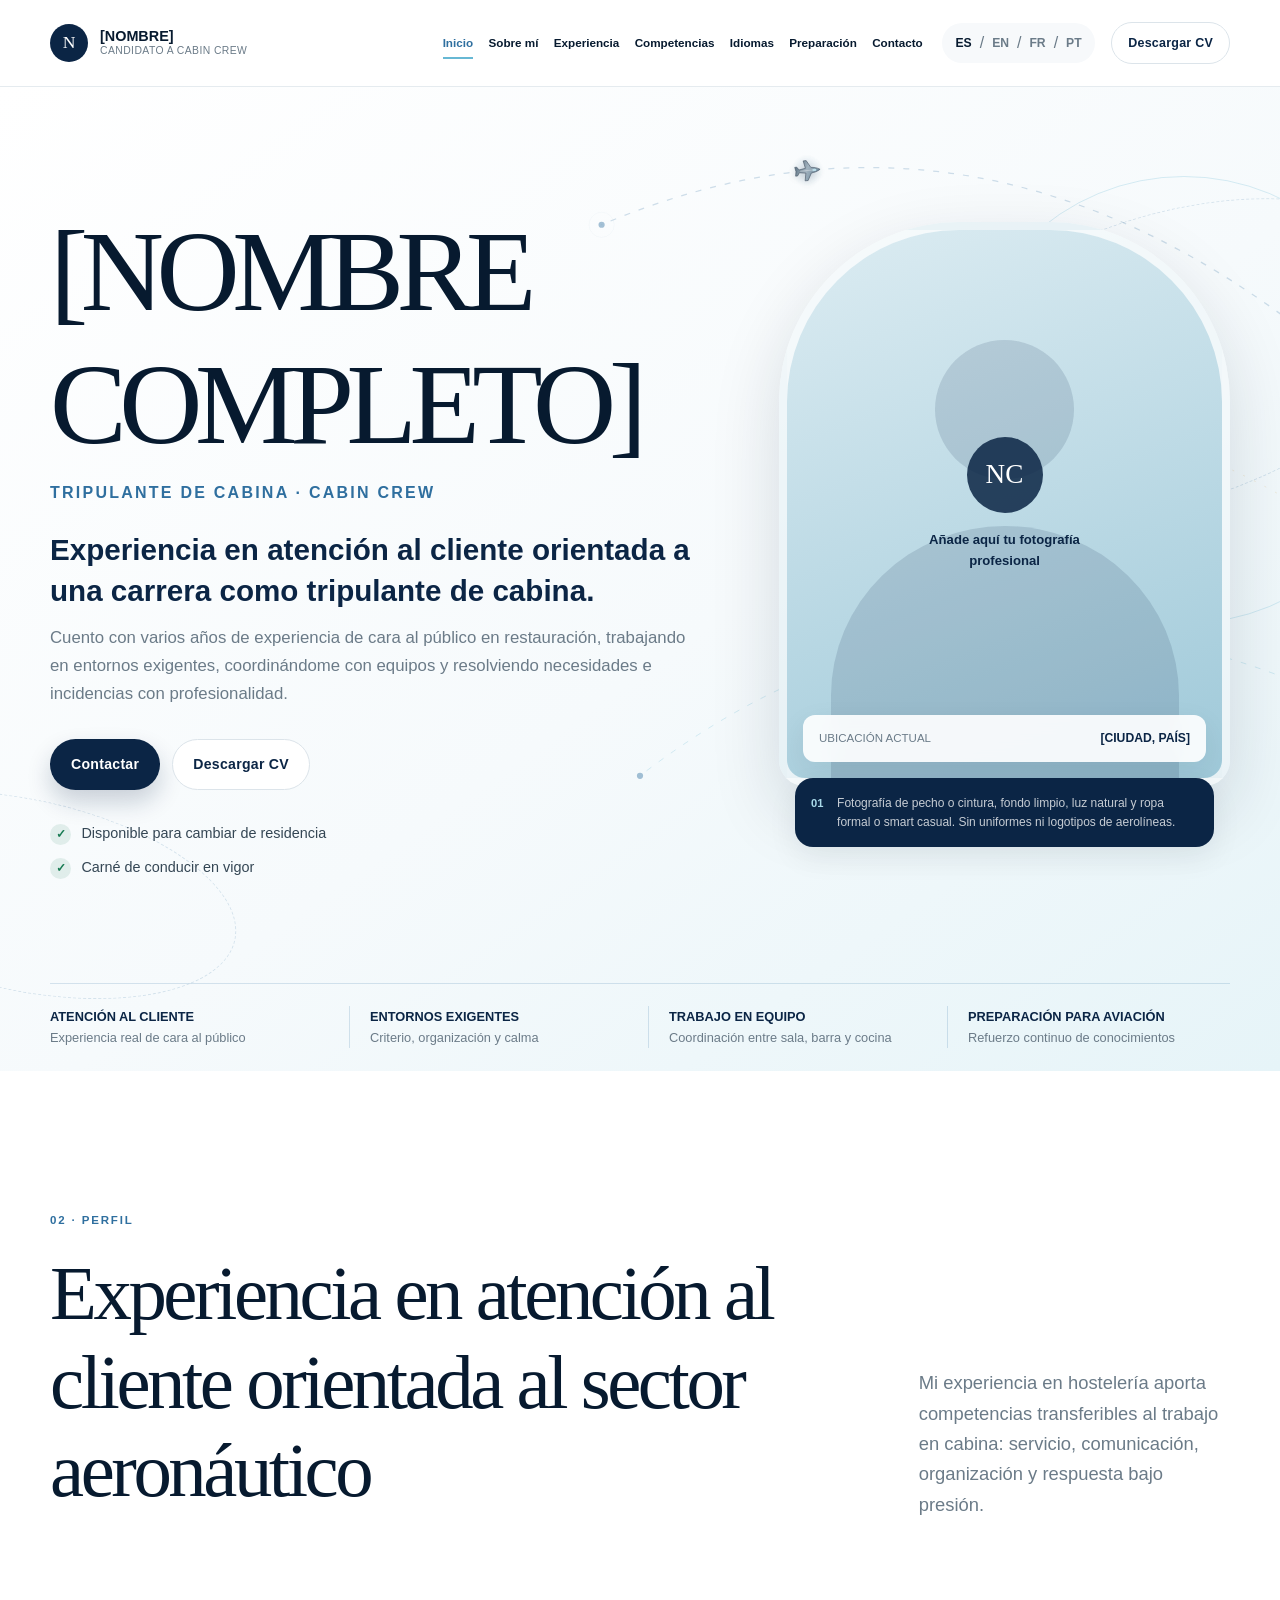
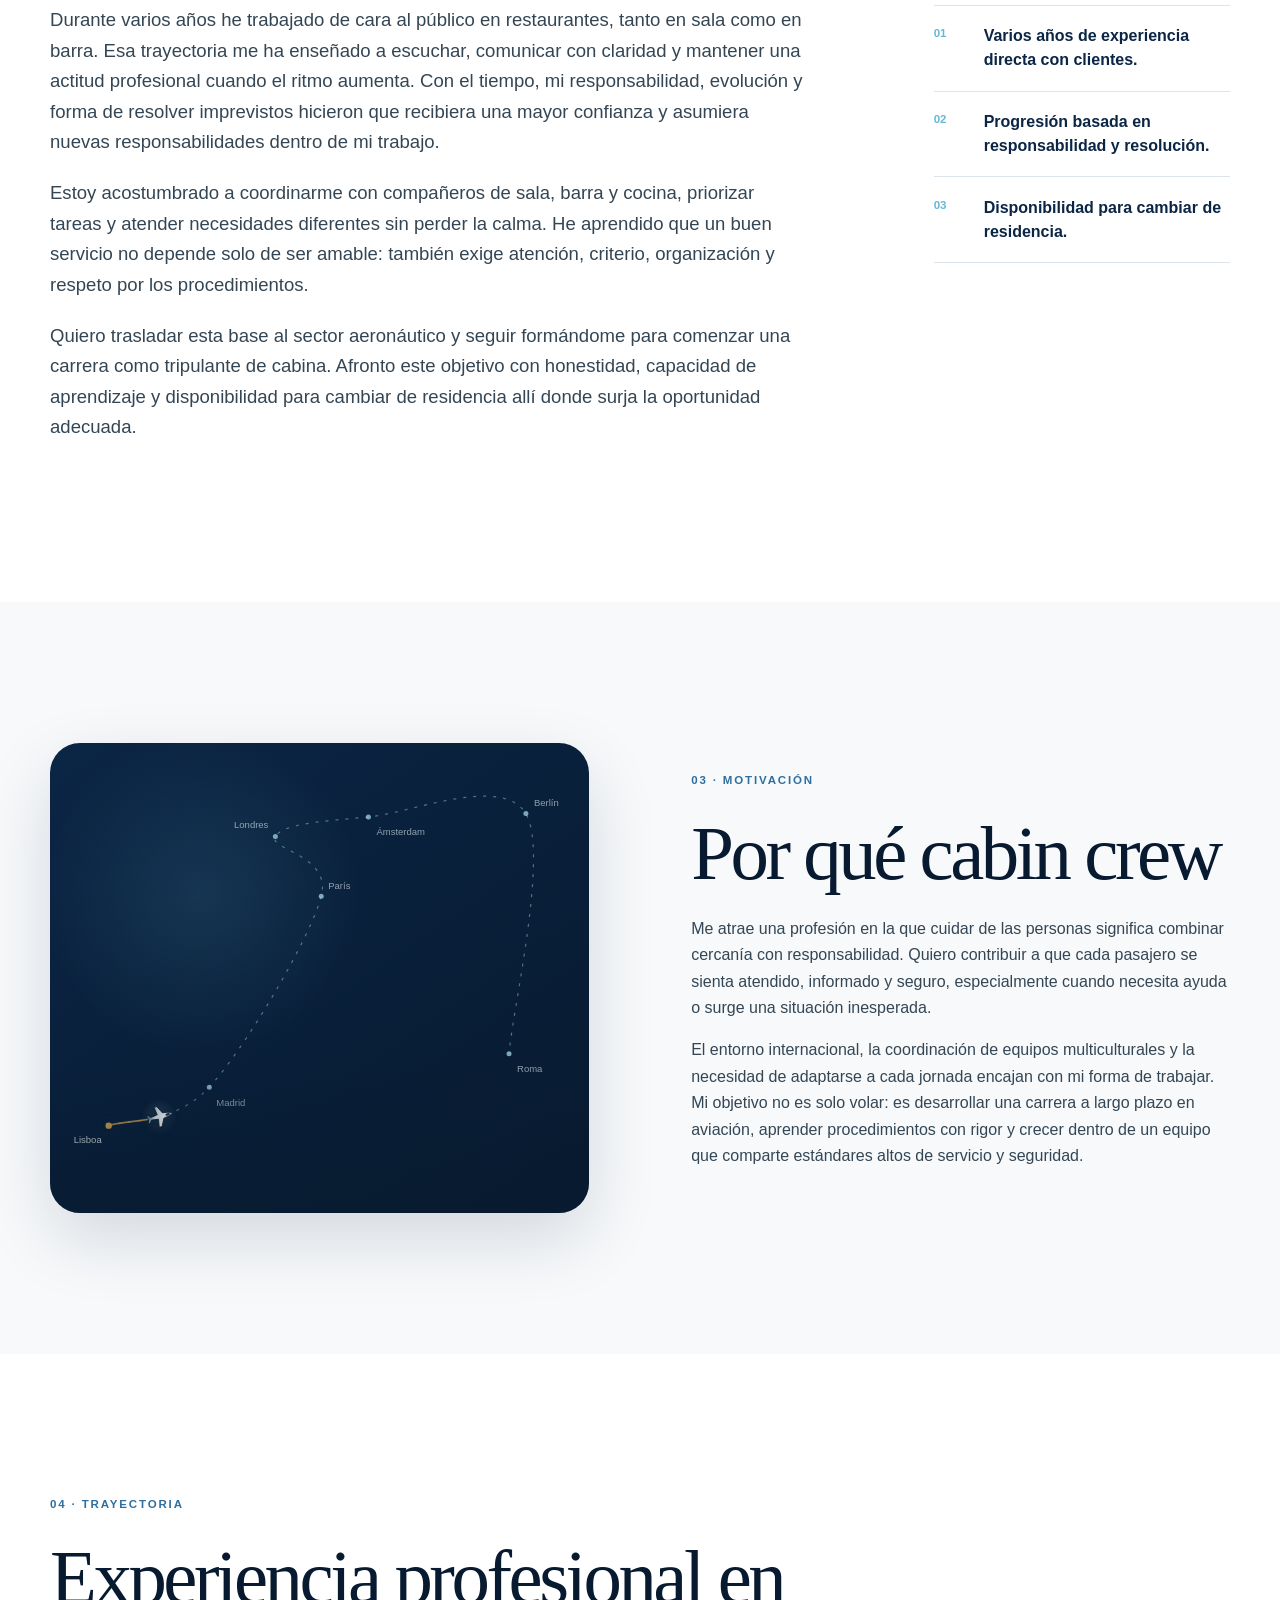
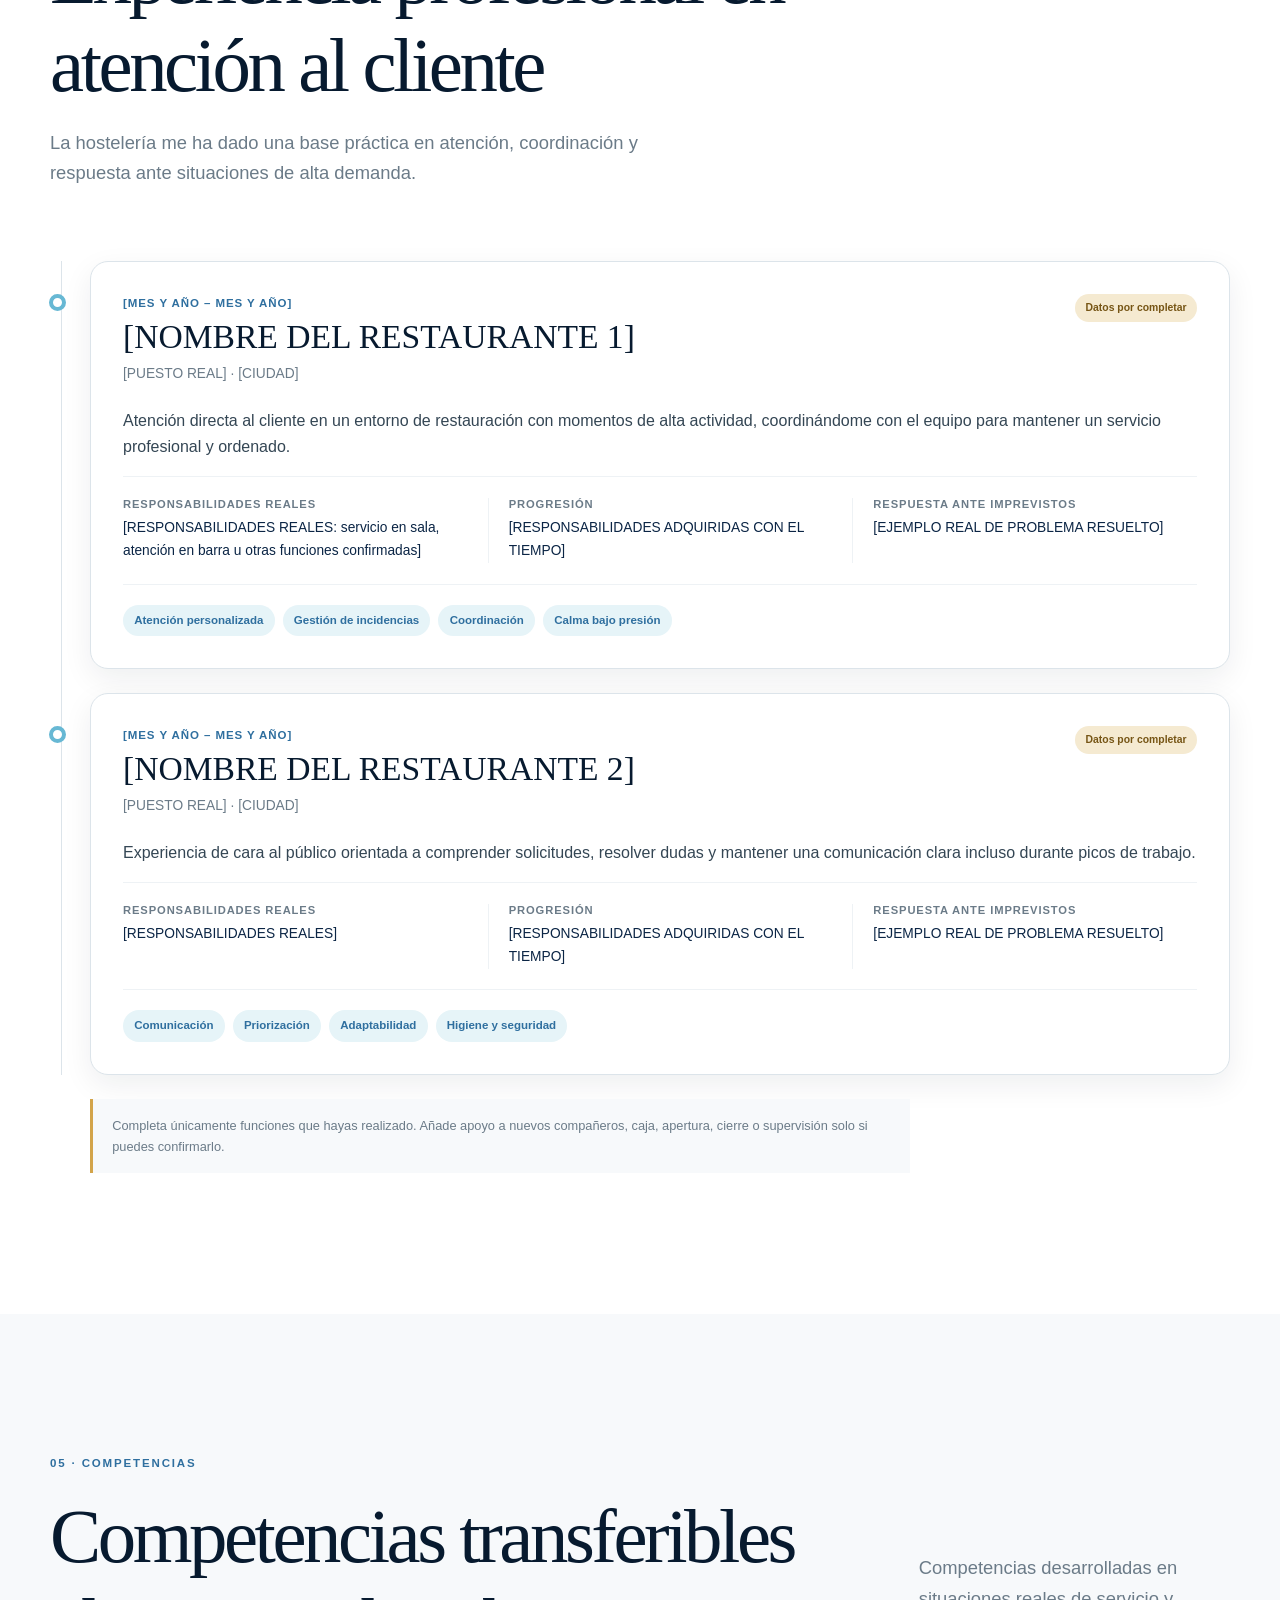
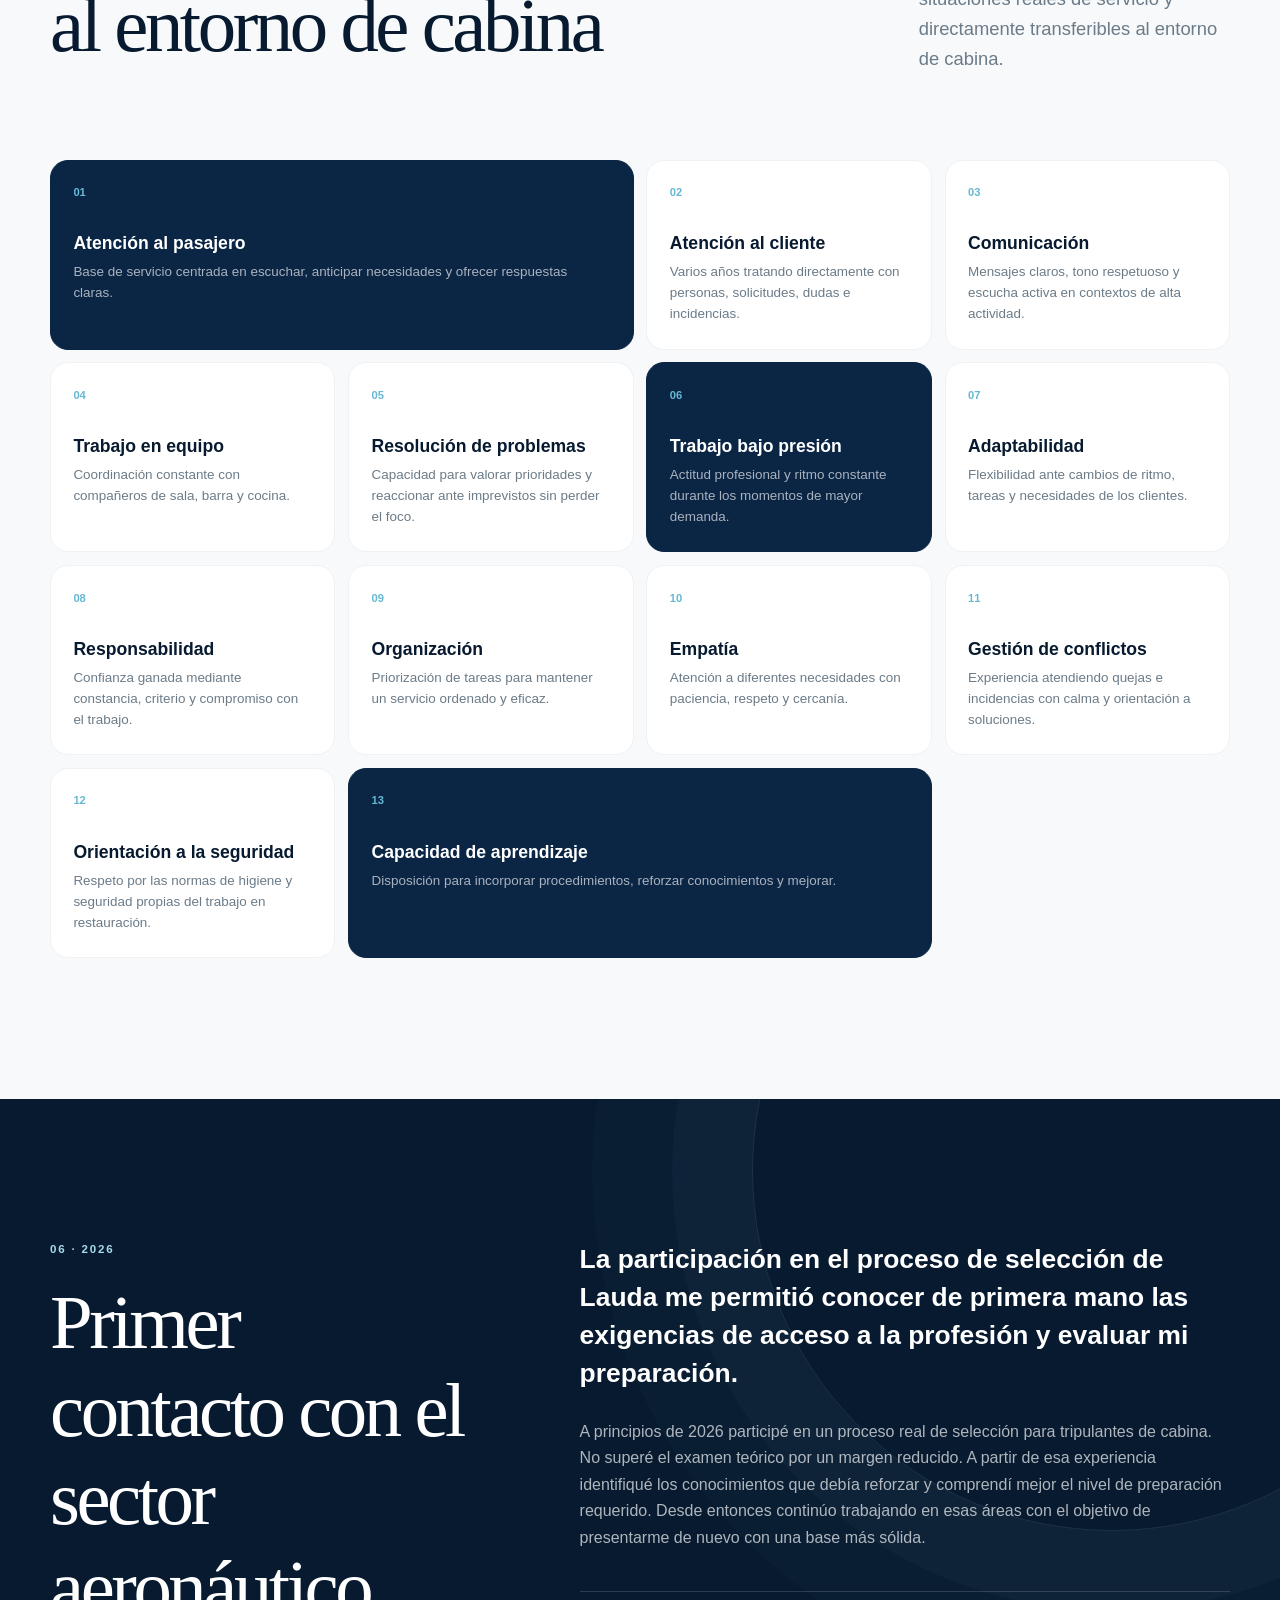
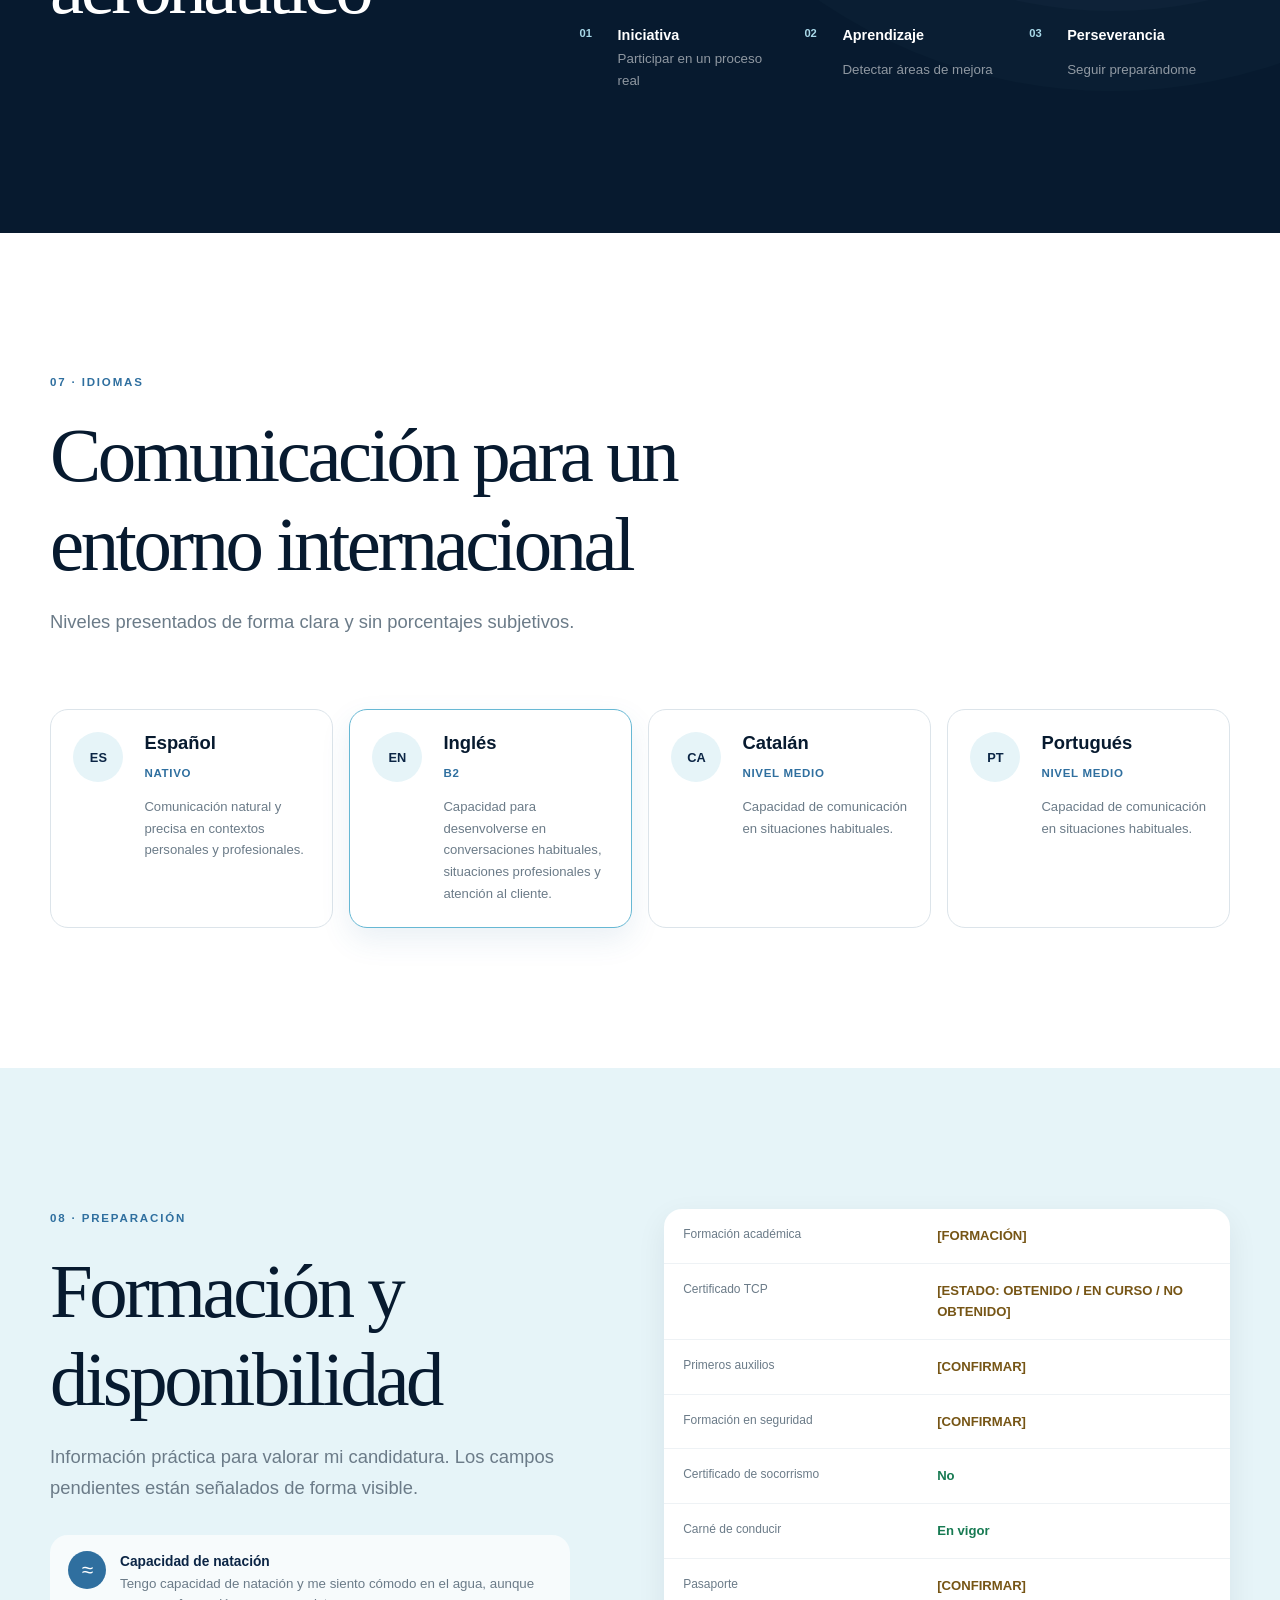
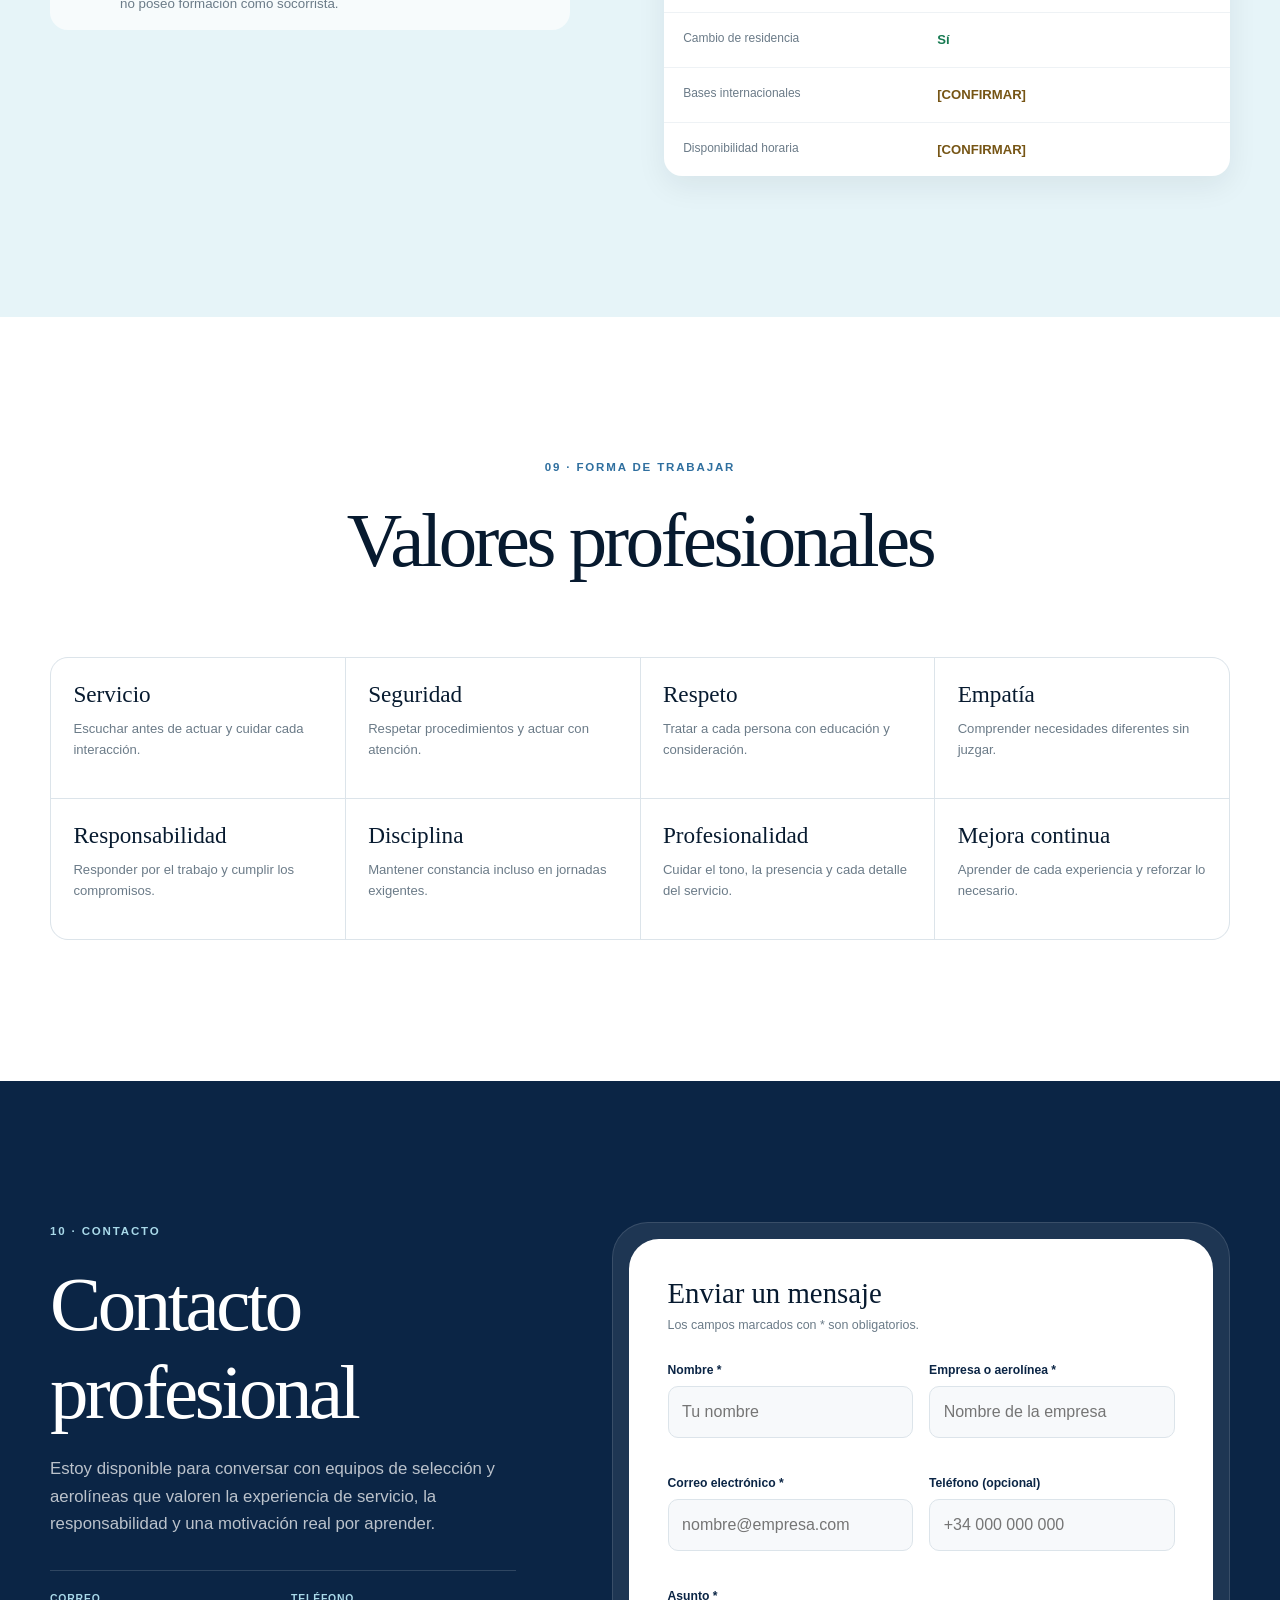
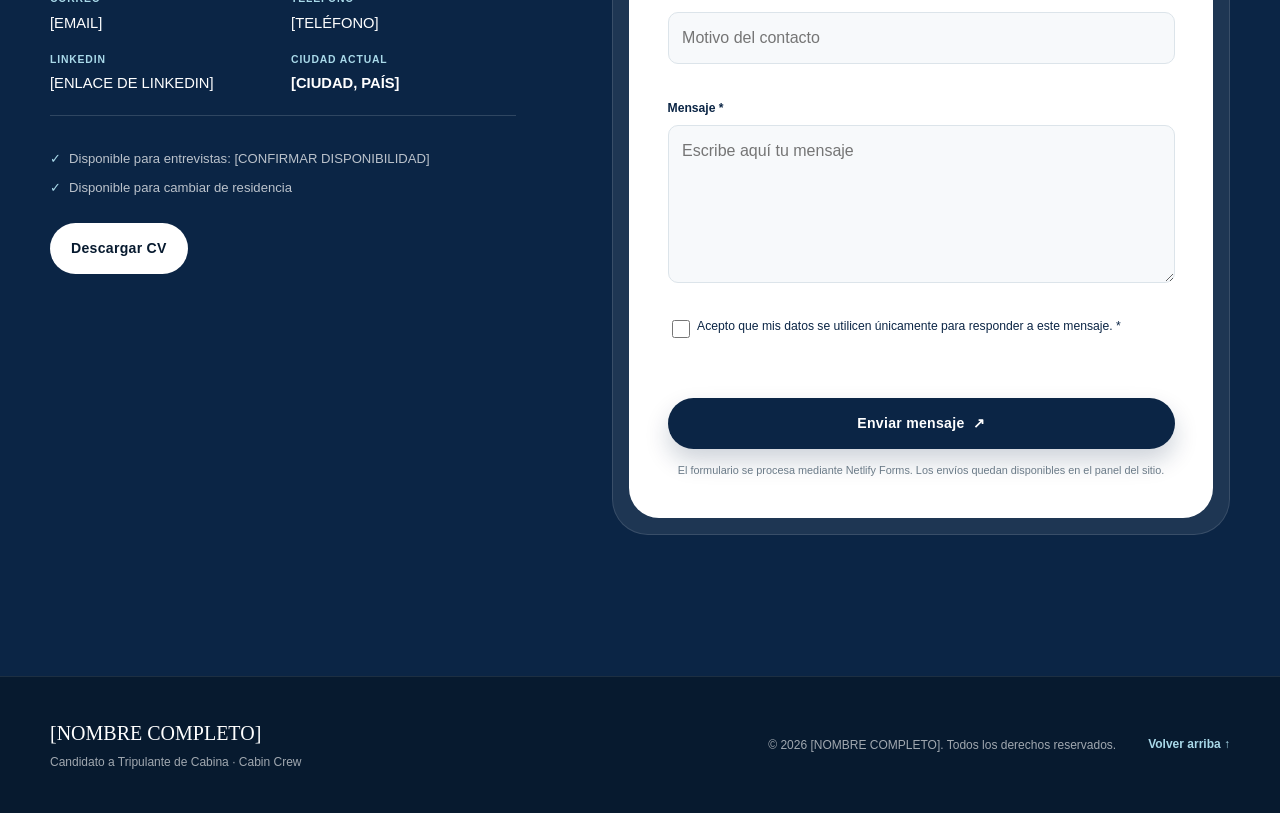
<file: index.html>
<!doctype html>
<html lang="es">
  <head>
    <meta charset="UTF-8">
    <meta name="viewport" content="width=device-width, initial-scale=1.0">
    <title>[NOMBRE COMPLETO] | Tripulante de Cabina · Cabin Crew</title>
    <meta name="description" content="Portfolio profesional de [NOMBRE COMPLETO], candidato a Tripulante de Cabina y Cabin Crew con experiencia en atención al cliente y hostelería.">
    <meta name="theme-color" content="#0b2545">
    <link rel="canonical" href="[URL FINAL DEL PORTFOLIO]">
    <link rel="icon" href="assets/icons/favicon-placeholder.svg" type="image/svg+xml">

    <meta property="og:type" content="profile">
    <meta property="og:title" content="[NOMBRE COMPLETO] | Cabin Crew Candidate">
    <meta property="og:description" content="Customer service experience, a calm approach under pressure and a clear motivation to begin a career as cabin crew.">
    <meta property="og:url" content="[URL FINAL DEL PORTFOLIO]">
    <meta property="og:image" content="[URL FINAL DEL PORTFOLIO]/assets/images/og-image.png">
    <meta property="og:locale" content="es_ES">
    <meta property="og:locale:alternate" content="en_GB">
    <meta property="og:locale:alternate" content="fr_FR">
    <meta property="og:locale:alternate" content="pt_PT">
    <meta name="twitter:card" content="summary_large_image">
    <meta name="twitter:title" content="[NOMBRE COMPLETO] | Cabin Crew Candidate">
    <meta name="twitter:description" content="Professional portfolio for cabin crew recruitment.">
    <meta name="twitter:image" content="[URL FINAL DEL PORTFOLIO]/assets/images/og-image.png">

    <link rel="stylesheet" href="css/styles.css">
    <script type="application/ld+json">
      {
        "@context": "https://schema.org",
        "@type": "Person",
        "name": "[NOMBRE COMPLETO]",
        "email": "[EMAIL]",
        "telephone": "[TELÉFONO]",
        "homeLocation": "[CIUDAD, PAÍS]",
        "url": "[URL FINAL DEL PORTFOLIO]",
        "sameAs": ["[URL DE LINKEDIN]"],
        "jobTitle": "Tripulante de Cabina de Pasajeros / Cabin Crew Candidate",
        "knowsLanguage": ["Spanish", "English", "Catalan", "Portuguese"]
      }
    </script>
  </head>
  <body>
    <a class="skip-link" href="#main-content" data-i18n="accessibility.skip">Saltar al contenido principal</a>

    <header class="site-header" id="top">
      <div class="container nav-shell">
        <a class="brand" href="#inicio" aria-label="Ir al inicio">
          <span class="brand-mark" aria-hidden="true">N</span>
          <span class="brand-copy">
            <strong data-candidate="firstName">[NOMBRE]</strong>
            <small data-i18n="brand.role">Cabin crew candidate</small>
          </span>
        </a>

        <button class="menu-toggle" type="button" aria-expanded="false" aria-controls="primary-navigation">
          <span class="sr-only" data-i18n="accessibility.menu">Abrir menú</span>
          <span></span><span></span><span></span>
        </button>

        <nav class="primary-navigation" id="primary-navigation" aria-label="Navegación principal" data-i18n-aria-label="accessibility.nav">
          <ul class="nav-links">
            <li><a href="#inicio" data-i18n="nav.home">Inicio</a></li>
            <li><a href="#sobre-mi" data-i18n="nav.about">Sobre mí</a></li>
            <li><a href="#experiencia" data-i18n="nav.experience">Experiencia</a></li>
            <li><a href="#competencias" data-i18n="nav.skills">Competencias</a></li>
            <li><a href="#idiomas" data-i18n="nav.languages">Idiomas</a></li>
            <li><a href="#preparacion" data-i18n="nav.training">Preparación</a></li>
            <li><a href="#contacto" data-i18n="nav.contact">Contacto</a></li>
          </ul>

          <div class="nav-actions">
            <div class="language-switcher" role="group" aria-label="Seleccionar idioma" data-i18n-aria-label="accessibility.language">
              <button class="language-button is-active" type="button" data-language="es" aria-pressed="true">ES</button>
              <span aria-hidden="true">/</span>
              <button class="language-button" type="button" data-language="en" aria-pressed="false">EN</button>
              <span aria-hidden="true">/</span>
              <button class="language-button" type="button" data-language="fr" aria-pressed="false">FR</button>
              <span aria-hidden="true">/</span>
              <button class="language-button" type="button" data-language="pt" aria-pressed="false">PT</button>
            </div>
            <a class="button button-small button-outline" href="assets/documents/cv-placeholder.html" download data-cv-link data-i18n="actions.downloadCv">Descargar CV</a>
          </div>
        </nav>
      </div>
    </header>

    <main id="main-content">
      <section class="hero" id="inicio" aria-labelledby="hero-title">
        <div class="hero-route route-one" aria-hidden="true"></div>
        <div class="hero-route route-two" aria-hidden="true"></div>
        <canvas class="hero-route-canvas" aria-hidden="true"></canvas>
        <div class="container hero-grid">
          <div class="hero-copy reveal">

            <h1 id="hero-title">
              <span class="hero-name" data-candidate="fullName">[NOMBRE COMPLETO]</span>
              <span class="hero-role" data-i18n="hero.role">Tripulante de Cabina · Cabin Crew</span>
            </h1>
            <p class="hero-lead" data-i18n="hero.lead">Experiencia en atención al cliente orientada a una carrera como tripulante de cabina.</p>
            <p class="hero-description" data-i18n="hero.description">Cuento con varios años de experiencia de cara al público en restauración, trabajando en entornos exigentes, coordinándome con equipos y resolviendo necesidades e incidencias con profesionalidad.</p>
            <div class="hero-actions">
              <a class="button button-primary" href="#contacto" data-i18n="actions.contact">Contactar</a>
              <a class="button button-secondary" href="assets/documents/cv-placeholder.html" download data-cv-link data-i18n="actions.downloadCv">Descargar CV</a>
            </div>
            <ul class="availability-list" aria-label="Disponibilidad" data-i18n-aria-label="hero.availabilityLabel">
              <li><span aria-hidden="true">✓</span><span data-i18n="hero.relocation">Disponible para cambiar de residencia</span></li>
              <li><span aria-hidden="true">✓</span><span data-i18n="hero.license">Carné de conducir en vigor</span></li>
            </ul>
          </div>

          <div class="portrait-area reveal" data-delay="1">
            <div class="portrait-frame" role="img" aria-label="Espacio reservado para la fotografía profesional del candidato" data-i18n-aria-label="hero.photoAlt">
              <div class="portrait-placeholder">
                <span class="portrait-initials" aria-hidden="true">NC</span>
                <p data-i18n="hero.photoPlaceholder">Añade aquí tu fotografía profesional</p>
              </div>
              <div class="portrait-label">
                <span data-i18n="hero.locationLabel">Ubicación actual</span>
                <strong data-candidate="location">[CIUDAD, PAÍS]</strong>
              </div>
            </div>
            <aside class="photo-note">
              <span class="note-index">01</span>
              <p data-i18n="hero.photoAdvice">Fotografía de pecho o cintura, fondo limpio, luz natural y ropa formal o smart casual. Sin uniformes ni logotipos de aerolíneas.</p>
            </aside>
          </div>
        </div>

        <div class="container hero-proof" aria-label="Resumen profesional" data-i18n-aria-label="hero.proofLabel">
          <div class="proof-item"><strong data-i18n="proof.customerTitle">Atención al cliente</strong><span data-i18n="proof.customerText">Experiencia real de cara al público</span></div>
          <div class="proof-item"><strong data-i18n="proof.pressureTitle">Entornos exigentes</strong><span data-i18n="proof.pressureText">Criterio, organización y calma</span></div>
          <div class="proof-item"><strong data-i18n="proof.teamTitle">Trabajo en equipo</strong><span data-i18n="proof.teamText">Coordinación entre sala, barra y cocina</span></div>
          <div class="proof-item"><strong data-i18n="proof.growthTitle">Preparación para aviación</strong><span data-i18n="proof.growthText">Refuerzo continuo de conocimientos</span></div>
        </div>
      </section>

      <section class="section about-section" id="sobre-mi" aria-labelledby="about-title">
        <div class="container">
          <div class="section-heading split-heading reveal">
            <div>
              <p class="section-number">02 · <span data-i18n="about.kicker">Perfil</span></p>
              <h2 id="about-title" data-i18n="about.title">Experiencia en atención al cliente orientada al sector aeronáutico</h2>
            </div>
            <p class="section-intro" data-i18n="about.intro">Mi experiencia en hostelería aporta competencias transferibles al trabajo en cabina: servicio, comunicación, organización y respuesta bajo presión.</p>
          </div>

          <div class="about-grid">
            <article class="about-story reveal">
              <p data-i18n="about.body1">Durante varios años he trabajado de cara al público en restaurantes, tanto en sala como en barra. Esa trayectoria me ha enseñado a escuchar, comunicar con claridad y mantener una actitud profesional cuando el ritmo aumenta. Con el tiempo, mi responsabilidad, evolución y forma de resolver imprevistos hicieron que recibiera una mayor confianza y asumiera nuevas responsabilidades dentro de mi trabajo.</p>
              <p data-i18n="about.body2">Estoy acostumbrado a coordinarme con compañeros de sala, barra y cocina, priorizar tareas y atender necesidades diferentes sin perder la calma. He aprendido que un buen servicio no depende solo de ser amable: también exige atención, criterio, organización y respeto por los procedimientos.</p>
              <p data-i18n="about.body3">Quiero trasladar esta base al sector aeronáutico y seguir formándome para comenzar una carrera como tripulante de cabina. Afronto este objetivo con honestidad, capacidad de aprendizaje y disponibilidad para cambiar de residencia allí donde surja la oportunidad adecuada.</p>
            </article>

            <aside class="about-facts reveal" data-delay="1" aria-label="Datos destacados" data-i18n-aria-label="about.factsLabel">
              <div class="fact"><span>01</span><p data-i18n="about.fact1">Varios años de experiencia directa con clientes.</p></div>
              <div class="fact"><span>02</span><p data-i18n="about.fact2">Progresión basada en responsabilidad y resolución.</p></div>
              <div class="fact"><span>03</span><p data-i18n="about.fact3">Disponibilidad para cambiar de residencia.</p></div>
            </aside>
          </div>
        </div>
      </section>

      <section class="section motivation-section" id="motivacion" aria-labelledby="motivation-title">
        <div class="container motivation-grid">
          <div class="motivation-visual reveal" aria-hidden="true">
            <canvas class="europe-route-canvas"></canvas>
          </div>
          <div class="motivation-copy reveal" data-delay="1">
            <p class="section-number">03 · <span data-i18n="motivation.kicker">Motivación</span></p>
            <h2 id="motivation-title" data-i18n="motivation.title">Por qué cabin crew</h2>
            <p data-i18n="motivation.body1">Me atrae una profesión en la que cuidar de las personas significa combinar cercanía con responsabilidad. Quiero contribuir a que cada pasajero se sienta atendido, informado y seguro, especialmente cuando necesita ayuda o surge una situación inesperada.</p>
            <p data-i18n="motivation.body2">El entorno internacional, la coordinación de equipos multiculturales y la necesidad de adaptarse a cada jornada encajan con mi forma de trabajar. Mi objetivo no es solo volar: es desarrollar una carrera a largo plazo en aviación, aprender procedimientos con rigor y crecer dentro de un equipo que comparte estándares altos de servicio y seguridad.</p>

          </div>
        </div>
      </section>

      <section class="section experience-section" id="experiencia" aria-labelledby="experience-title">
        <div class="container">
          <div class="section-heading reveal">
            <p class="section-number">04 · <span data-i18n="experience.kicker">Trayectoria</span></p>
            <h2 id="experience-title" data-i18n="experience.title">Experiencia profesional en atención al cliente</h2>
            <p class="section-intro" data-i18n="experience.intro">La hostelería me ha dado una base práctica en atención, coordinación y respuesta ante situaciones de alta demanda.</p>
          </div>

          <div class="timeline">
            <article class="timeline-card reveal">
              <div class="timeline-marker" aria-hidden="true"></div>
              <header class="timeline-header">
                <div>
                  <p class="timeline-date" data-i18n="experience.job1.dates">[MES Y AÑO – MES Y AÑO]</p>
                  <h3 data-i18n="experience.job1.company">[NOMBRE DEL RESTAURANTE 1]</h3>
                  <p class="timeline-role"><span data-i18n="experience.job1.role">[PUESTO REAL]</span> · <span data-i18n="experience.job1.city">[CIUDAD]</span></p>
                </div>
                <span class="editable-badge" data-i18n="experience.editable">Datos por completar</span>
              </header>
              <p data-i18n="experience.job1.summary">Atención directa al cliente en un entorno de restauración con momentos de alta actividad, coordinándome con el equipo para mantener un servicio profesional y ordenado.</p>
              <div class="experience-columns">
                <div><h4 data-i18n="experience.responsibilities">Responsabilidades reales</h4><p data-i18n="experience.job1.responsibilities">[RESPONSABILIDADES REALES: servicio en sala, atención en barra u otras funciones confirmadas]</p></div>
                <div><h4 data-i18n="experience.progression">Progresión</h4><p data-i18n="experience.job1.progression">[RESPONSABILIDADES ADQUIRIDAS CON EL TIEMPO]</p></div>
                <div><h4 data-i18n="experience.problem">Respuesta ante imprevistos</h4><p data-i18n="experience.job1.problem">[EJEMPLO REAL DE PROBLEMA RESUELTO]</p></div>
              </div>
              <ul class="tag-list" aria-label="Competencias desarrolladas" data-i18n-aria-label="experience.skillsLabel">
                <li data-i18n="experience.tags.customer">Atención personalizada</li><li data-i18n="experience.tags.incidents">Gestión de incidencias</li><li data-i18n="experience.tags.team">Coordinación</li><li data-i18n="experience.tags.pressure">Calma bajo presión</li>
              </ul>
            </article>

            <article class="timeline-card reveal">
              <div class="timeline-marker" aria-hidden="true"></div>
              <header class="timeline-header">
                <div>
                  <p class="timeline-date" data-i18n="experience.job2.dates">[MES Y AÑO – MES Y AÑO]</p>
                  <h3 data-i18n="experience.job2.company">[NOMBRE DEL RESTAURANTE 2]</h3>
                  <p class="timeline-role"><span data-i18n="experience.job2.role">[PUESTO REAL]</span> · <span data-i18n="experience.job2.city">[CIUDAD]</span></p>
                </div>
                <span class="editable-badge" data-i18n="experience.editable">Datos por completar</span>
              </header>
              <p data-i18n="experience.job2.summary">Experiencia de cara al público orientada a comprender solicitudes, resolver dudas y mantener una comunicación clara incluso durante picos de trabajo.</p>
              <div class="experience-columns">
                <div><h4 data-i18n="experience.responsibilities">Responsabilidades reales</h4><p data-i18n="experience.job2.responsibilities">[RESPONSABILIDADES REALES]</p></div>
                <div><h4 data-i18n="experience.progression">Progresión</h4><p data-i18n="experience.job2.progression">[RESPONSABILIDADES ADQUIRIDAS CON EL TIEMPO]</p></div>
                <div><h4 data-i18n="experience.problem">Respuesta ante imprevistos</h4><p data-i18n="experience.job2.problem">[EJEMPLO REAL DE PROBLEMA RESUELTO]</p></div>
              </div>
              <ul class="tag-list" aria-label="Competencias desarrolladas" data-i18n-aria-label="experience.skillsLabel">
                <li data-i18n="experience.tags.communication">Comunicación</li><li data-i18n="experience.tags.priorities">Priorización</li><li data-i18n="experience.tags.adaptability">Adaptabilidad</li><li data-i18n="experience.tags.hygiene">Higiene y seguridad</li>
              </ul>
            </article>
          </div>
          <p class="experience-note reveal" data-i18n="experience.note">Completa únicamente funciones que hayas realizado. Añade apoyo a nuevos compañeros, caja, apertura, cierre o supervisión solo si puedes confirmarlo.</p>
        </div>
      </section>

      <section class="section skills-section" id="competencias" aria-labelledby="skills-title">
        <div class="container">
          <div class="section-heading split-heading reveal">
            <div>
              <p class="section-number">05 · <span data-i18n="skills.kicker">Competencias</span></p>
              <h2 id="skills-title" data-i18n="skills.title">Competencias transferibles al entorno de cabina</h2>
            </div>
            <p class="section-intro" data-i18n="skills.intro">Competencias desarrolladas en situaciones reales de servicio y directamente transferibles al entorno de cabina.</p>
          </div>

          <div class="skills-grid">
            <article class="skill-card reveal"><span>01</span><h3 data-i18n="skills.passenger.title">Atención al pasajero</h3><p data-i18n="skills.passenger.text">Base de servicio centrada en escuchar, anticipar necesidades y ofrecer respuestas claras.</p></article>
            <article class="skill-card reveal"><span>02</span><h3 data-i18n="skills.customer.title">Atención al cliente</h3><p data-i18n="skills.customer.text">Varios años tratando directamente con personas, solicitudes, dudas e incidencias.</p></article>
            <article class="skill-card reveal"><span>03</span><h3 data-i18n="skills.communication.title">Comunicación</h3><p data-i18n="skills.communication.text">Mensajes claros, tono respetuoso y escucha activa en contextos de alta actividad.</p></article>
            <article class="skill-card reveal"><span>04</span><h3 data-i18n="skills.teamwork.title">Trabajo en equipo</h3><p data-i18n="skills.teamwork.text">Coordinación constante con compañeros de sala, barra y cocina.</p></article>
            <article class="skill-card reveal"><span>05</span><h3 data-i18n="skills.problem.title">Resolución de problemas</h3><p data-i18n="skills.problem.text">Capacidad para valorar prioridades y reaccionar ante imprevistos sin perder el foco.</p></article>
            <article class="skill-card reveal"><span>06</span><h3 data-i18n="skills.pressure.title">Trabajo bajo presión</h3><p data-i18n="skills.pressure.text">Actitud profesional y ritmo constante durante los momentos de mayor demanda.</p></article>
            <article class="skill-card reveal"><span>07</span><h3 data-i18n="skills.adaptability.title">Adaptabilidad</h3><p data-i18n="skills.adaptability.text">Flexibilidad ante cambios de ritmo, tareas y necesidades de los clientes.</p></article>
            <article class="skill-card reveal"><span>08</span><h3 data-i18n="skills.responsibility.title">Responsabilidad</h3><p data-i18n="skills.responsibility.text">Confianza ganada mediante constancia, criterio y compromiso con el trabajo.</p></article>
            <article class="skill-card reveal"><span>09</span><h3 data-i18n="skills.organization.title">Organización</h3><p data-i18n="skills.organization.text">Priorización de tareas para mantener un servicio ordenado y eficaz.</p></article>
            <article class="skill-card reveal"><span>10</span><h3 data-i18n="skills.empathy.title">Empatía</h3><p data-i18n="skills.empathy.text">Atención a diferentes necesidades con paciencia, respeto y cercanía.</p></article>
            <article class="skill-card reveal"><span>11</span><h3 data-i18n="skills.conflict.title">Gestión de conflictos</h3><p data-i18n="skills.conflict.text">Experiencia atendiendo quejas e incidencias con calma y orientación a soluciones.</p></article>
            <article class="skill-card reveal"><span>12</span><h3 data-i18n="skills.safety.title">Orientación a la seguridad</h3><p data-i18n="skills.safety.text">Respeto por las normas de higiene y seguridad propias del trabajo en restauración.</p></article>
            <article class="skill-card reveal"><span>13</span><h3 data-i18n="skills.learning.title">Capacidad de aprendizaje</h3><p data-i18n="skills.learning.text">Disposición para incorporar procedimientos, reforzar conocimientos y mejorar.</p></article>
          </div>
        </div>
      </section>

      <section class="section aviation-section" id="aviacion" aria-labelledby="aviation-title">
        <div class="container aviation-grid">
          <div class="aviation-heading reveal">
            <p class="section-number light">06 · 2026</p>
            <h2 id="aviation-title" data-i18n="aviation.title">Primer contacto con el sector aeronáutico</h2>
          </div>
          <div class="aviation-story reveal" data-delay="1">
            <p class="aviation-lead" data-i18n="aviation.lead">La participación en el proceso de selección de Lauda me permitió conocer de primera mano las exigencias de acceso a la profesión y evaluar mi preparación.</p>
            <p data-i18n="aviation.body">A principios de 2026 participé en un proceso real de selección para tripulantes de cabina. No superé el examen teórico por un margen reducido. A partir de esa experiencia identifiqué los conocimientos que debía reforzar y comprendí mejor el nivel de preparación requerido. Desde entonces continúo trabajando en esas áreas con el objetivo de presentarme de nuevo con una base más sólida.</p>
            <div class="learning-path" aria-label="Aprendizajes del proceso" data-i18n-aria-label="aviation.pathLabel">
              <div><span>01</span><strong data-i18n="aviation.step1Title">Iniciativa</strong><small data-i18n="aviation.step1Text">Participar en un proceso real</small></div>
              <div><span>02</span><strong data-i18n="aviation.step2Title">Aprendizaje</strong><small data-i18n="aviation.step2Text">Detectar áreas de mejora</small></div>
              <div><span>03</span><strong data-i18n="aviation.step3Title">Perseverancia</strong><small data-i18n="aviation.step3Text">Seguir preparándome</small></div>
            </div>
          </div>
        </div>
      </section>

      <section class="section languages-section" id="idiomas" aria-labelledby="languages-title">
        <div class="container">
          <div class="section-heading reveal">
            <p class="section-number">07 · <span data-i18n="languages.kicker">Idiomas</span></p>
            <h2 id="languages-title" data-i18n="languages.title">Comunicación para un entorno internacional</h2>
            <p class="section-intro" data-i18n="languages.intro">Niveles presentados de forma clara y sin porcentajes subjetivos.</p>
          </div>
          <div class="language-grid">
            <article class="language-card reveal"><div class="language-code">ES</div><div><h3 data-i18n="languages.spanish">Español</h3><span class="level-label" data-i18n="languages.native">Nativo</span><p data-i18n="languages.spanishText">Comunicación natural y precisa en contextos personales y profesionales.</p></div></article>
            <article class="language-card featured reveal"><div class="language-code">EN</div><div><h3 data-i18n="languages.english">Inglés</h3><span class="level-label">B2</span><p data-i18n="languages.englishText">Capacidad para desenvolverse en conversaciones habituales, situaciones profesionales y atención al cliente.</p></div></article>
            <article class="language-card reveal"><div class="language-code">CA</div><div><h3 data-i18n="languages.catalan">Catalán</h3><span class="level-label" data-i18n="languages.intermediate">Nivel medio</span><p data-i18n="languages.catalanText">Capacidad de comunicación en situaciones habituales.</p></div></article>
            <article class="language-card reveal"><div class="language-code">PT</div><div><h3 data-i18n="languages.portuguese">Portugués</h3><span class="level-label" data-i18n="languages.intermediate">Nivel medio</span><p data-i18n="languages.portugueseText">Capacidad de comunicación en situaciones habituales.</p></div></article>
          </div>
        </div>
      </section>

      <section class="section preparation-section" id="preparacion" aria-labelledby="preparation-title">
        <div class="container preparation-grid">
          <div class="section-heading reveal">
            <p class="section-number">08 · <span data-i18n="preparation.kicker">Preparación</span></p>
            <h2 id="preparation-title" data-i18n="preparation.title">Formación y disponibilidad</h2>
            <p class="section-intro" data-i18n="preparation.intro">Información práctica para valorar mi candidatura. Los campos pendientes están señalados de forma visible.</p>
            <div class="swimming-note">
              <span aria-hidden="true">≈</span>
              <p><strong data-i18n="preparation.swimmingTitle">Capacidad de natación</strong><small data-i18n="preparation.swimmingText">Tengo capacidad de natación y me siento cómodo en el agua, aunque no poseo formación como socorrista.</small></p>
            </div>
          </div>

          <dl class="preparation-list reveal" data-delay="1">
            <div><dt data-i18n="preparation.education">Formación académica</dt><dd data-i18n="preparation.educationValue">[FORMACIÓN]</dd></div>
            <div><dt data-i18n="preparation.tcp">Certificado TCP</dt><dd data-i18n="preparation.tcpValue">[ESTADO: OBTENIDO / EN CURSO / NO OBTENIDO]</dd></div>
            <div><dt data-i18n="preparation.firstAid">Primeros auxilios</dt><dd data-i18n="common.confirm">[CONFIRMAR]</dd></div>
            <div><dt data-i18n="preparation.safety">Formación en seguridad</dt><dd data-i18n="common.confirm">[CONFIRMAR]</dd></div>
            <div><dt data-i18n="preparation.lifeguard">Certificado de socorrismo</dt><dd class="confirmed" data-i18n="common.no">No</dd></div>
            <div><dt data-i18n="preparation.license">Carné de conducir</dt><dd class="confirmed" data-i18n="preparation.valid">En vigor</dd></div>
            <div><dt data-i18n="preparation.passport">Pasaporte</dt><dd data-i18n="common.confirm">[CONFIRMAR]</dd></div>
            <div><dt data-i18n="preparation.relocation">Cambio de residencia</dt><dd class="confirmed" data-i18n="common.yes">Sí</dd></div>
            <div><dt data-i18n="preparation.international">Bases internacionales</dt><dd data-i18n="common.confirm">[CONFIRMAR]</dd></div>
            <div><dt data-i18n="preparation.schedule">Disponibilidad horaria</dt><dd data-i18n="common.confirm">[CONFIRMAR]</dd></div>
          </dl>
        </div>
      </section>

      <section class="section values-section" id="valores" aria-labelledby="values-title">
        <div class="container">
          <div class="section-heading centered reveal">
            <p class="section-number">09 · <span data-i18n="values.kicker">Forma de trabajar</span></p>
            <h2 id="values-title" data-i18n="values.title">Valores profesionales</h2>
          </div>
          <div class="values-grid">
            <article class="value-card reveal"><h3 data-i18n="values.service.title">Servicio</h3><p data-i18n="values.service.text">Escuchar antes de actuar y cuidar cada interacción.</p></article>
            <article class="value-card reveal"><h3 data-i18n="values.safety.title">Seguridad</h3><p data-i18n="values.safety.text">Respetar procedimientos y actuar con atención.</p></article>
            <article class="value-card reveal"><h3 data-i18n="values.respect.title">Respeto</h3><p data-i18n="values.respect.text">Tratar a cada persona con educación y consideración.</p></article>
            <article class="value-card reveal"><h3 data-i18n="values.empathy.title">Empatía</h3><p data-i18n="values.empathy.text">Comprender necesidades diferentes sin juzgar.</p></article>
            <article class="value-card reveal"><h3 data-i18n="values.responsibility.title">Responsabilidad</h3><p data-i18n="values.responsibility.text">Responder por el trabajo y cumplir los compromisos.</p></article>
            <article class="value-card reveal"><h3 data-i18n="values.discipline.title">Disciplina</h3><p data-i18n="values.discipline.text">Mantener constancia incluso en jornadas exigentes.</p></article>
            <article class="value-card reveal"><h3 data-i18n="values.professionalism.title">Profesionalidad</h3><p data-i18n="values.professionalism.text">Cuidar el tono, la presencia y cada detalle del servicio.</p></article>
            <article class="value-card reveal"><h3 data-i18n="values.improvement.title">Mejora continua</h3><p data-i18n="values.improvement.text">Aprender de cada experiencia y reforzar lo necesario.</p></article>
          </div>
        </div>
      </section>

      <section class="section contact-section" id="contacto" aria-labelledby="contact-title">
        <div class="container contact-grid">
          <div class="contact-copy reveal">
            <p class="section-number light">10 · <span data-i18n="contact.kicker">Contacto</span></p>
            <h2 id="contact-title" data-i18n="contact.title">Contacto profesional</h2>
            <p class="contact-lead" data-i18n="contact.lead">Estoy disponible para conversar con equipos de selección y aerolíneas que valoren la experiencia de servicio, la responsabilidad y una motivación real por aprender.</p>
            <ul class="contact-details">
              <li><span data-i18n="contact.email">Correo</span><a href="mailto:[EMAIL]" data-candidate="email">[EMAIL]</a></li>
              <li><span data-i18n="contact.phone">Teléfono</span><a href="tel:[TELÉFONO]" data-candidate="phone">[TELÉFONO]</a></li>
              <li><span>LinkedIn</span><a href="[URL DE LINKEDIN]" target="_blank" rel="noreferrer" data-candidate="linkedin">[ENLACE DE LINKEDIN]</a></li>
              <li><span data-i18n="contact.location">Ciudad actual</span><strong data-candidate="location">[CIUDAD, PAÍS]</strong></li>
            </ul>
            <div class="contact-availability">
              <p><span aria-hidden="true">✓</span><span data-i18n="contact.interviews">Disponible para entrevistas: [CONFIRMAR DISPONIBILIDAD]</span></p>
              <p><span aria-hidden="true">✓</span><span data-i18n="contact.relocation">Disponible para cambiar de residencia</span></p>
            </div>
            <a class="button button-light" href="assets/documents/cv-placeholder.html" download data-cv-link data-i18n="actions.downloadCv">Descargar CV</a>
          </div>

          <div class="contact-form-shell reveal" data-delay="1">
            <form class="contact-form" id="contact-form" name="contact" method="POST" action="/success.html" data-netlify="true" netlify-honeypot="bot-field" novalidate>
              <input type="hidden" name="form-name" value="contact">
              <input type="hidden" name="language" id="form-language" value="es">
              <p class="honeypot">
                <label data-i18n="form.honeypot">No rellenar: <input name="bot-field" tabindex="-1" autocomplete="off"></label>
              </p>
              <div class="form-heading">
                <h3 data-i18n="form.title">Enviar un mensaje</h3>
                <p data-i18n="form.intro">Los campos marcados con * son obligatorios.</p>
              </div>
              <div class="form-grid">
                <div class="form-field">
                  <label for="name" data-i18n="form.name">Nombre *</label>
                  <input id="name" name="name" type="text" autocomplete="name" required minlength="2" data-i18n-placeholder="form.namePlaceholder" placeholder="Tu nombre">
                  <span class="field-error" id="name-error"></span>
                </div>
                <div class="form-field">
                  <label for="company" data-i18n="form.company">Empresa o aerolínea *</label>
                  <input id="company" name="company" type="text" autocomplete="organization" required minlength="2" data-i18n-placeholder="form.companyPlaceholder" placeholder="Nombre de la empresa">
                  <span class="field-error" id="company-error"></span>
                </div>
                <div class="form-field">
                  <label for="email" data-i18n="form.email">Correo electrónico *</label>
                  <input id="email" name="email" type="email" autocomplete="email" required data-i18n-placeholder="form.emailPlaceholder" placeholder="nombre@empresa.com">
                  <span class="field-error" id="email-error"></span>
                </div>
                <div class="form-field">
                  <label for="phone" data-i18n="form.phone">Teléfono <span>(opcional)</span></label>
                  <input id="phone" name="phone" type="tel" autocomplete="tel" data-i18n-placeholder="form.phonePlaceholder" placeholder="+34 000 000 000">
                  <span class="field-error" id="phone-error"></span>
                </div>
                <div class="form-field form-field-full">
                  <label for="subject" data-i18n="form.subject">Asunto *</label>
                  <input id="subject" name="subject" type="text" required minlength="3" data-i18n-placeholder="form.subjectPlaceholder" placeholder="Motivo del contacto">
                  <span class="field-error" id="subject-error"></span>
                </div>
                <div class="form-field form-field-full">
                  <label for="message" data-i18n="form.message">Mensaje *</label>
                  <textarea id="message" name="message" rows="5" required minlength="10" data-i18n-placeholder="form.messagePlaceholder" placeholder="Escribe aquí tu mensaje"></textarea>
                  <span class="field-error" id="message-error"></span>
                </div>
                <div class="form-field form-field-full checkbox-field">
                  <input id="privacy" name="privacy" type="checkbox" value="accepted" required>
                  <label for="privacy" data-i18n="form.privacy">Acepto que mis datos se utilicen únicamente para responder a este mensaje. *</label>
                  <span class="field-error" id="privacy-error"></span>
                </div>
              </div>
              <div class="form-status" id="form-status" role="status" aria-live="polite"></div>
              <button class="button button-primary button-submit" type="submit"><span data-i18n="form.submit">Enviar mensaje</span><span aria-hidden="true">↗</span></button>
              <p class="form-privacy-note" data-i18n="form.note">El formulario se procesa mediante Netlify Forms. Los envíos quedan disponibles en el panel del sitio.</p>
            </form>
          </div>
        </div>
      </section>
    </main>

    <footer class="site-footer">
      <div class="container footer-grid">
        <div>
          <a class="footer-brand" href="#top" data-candidate="fullName">[NOMBRE COMPLETO]</a>
          <p data-i18n="footer.role">Candidato a Tripulante de Cabina · Cabin Crew</p>
        </div>
        <p>© <span id="current-year"></span> <span data-candidate="fullName">[NOMBRE COMPLETO]</span>. <span data-i18n="footer.rights">Todos los derechos reservados.</span></p>
        <a class="back-to-top" href="#top"><span data-i18n="footer.top">Volver arriba</span> ↑</a>
      </div>
    </footer>

    <noscript>
      <div class="noscript-message">JavaScript está desactivado. La web permanece accesible en español y el formulario puede enviarse con normalidad.</div>
    </noscript>
    <script src="js/translations-fr.js" defer></script>
    <script src="js/translations-pt.js" defer></script>
    <script src="js/script.js" defer></script>
  </body>
</html>
</file>
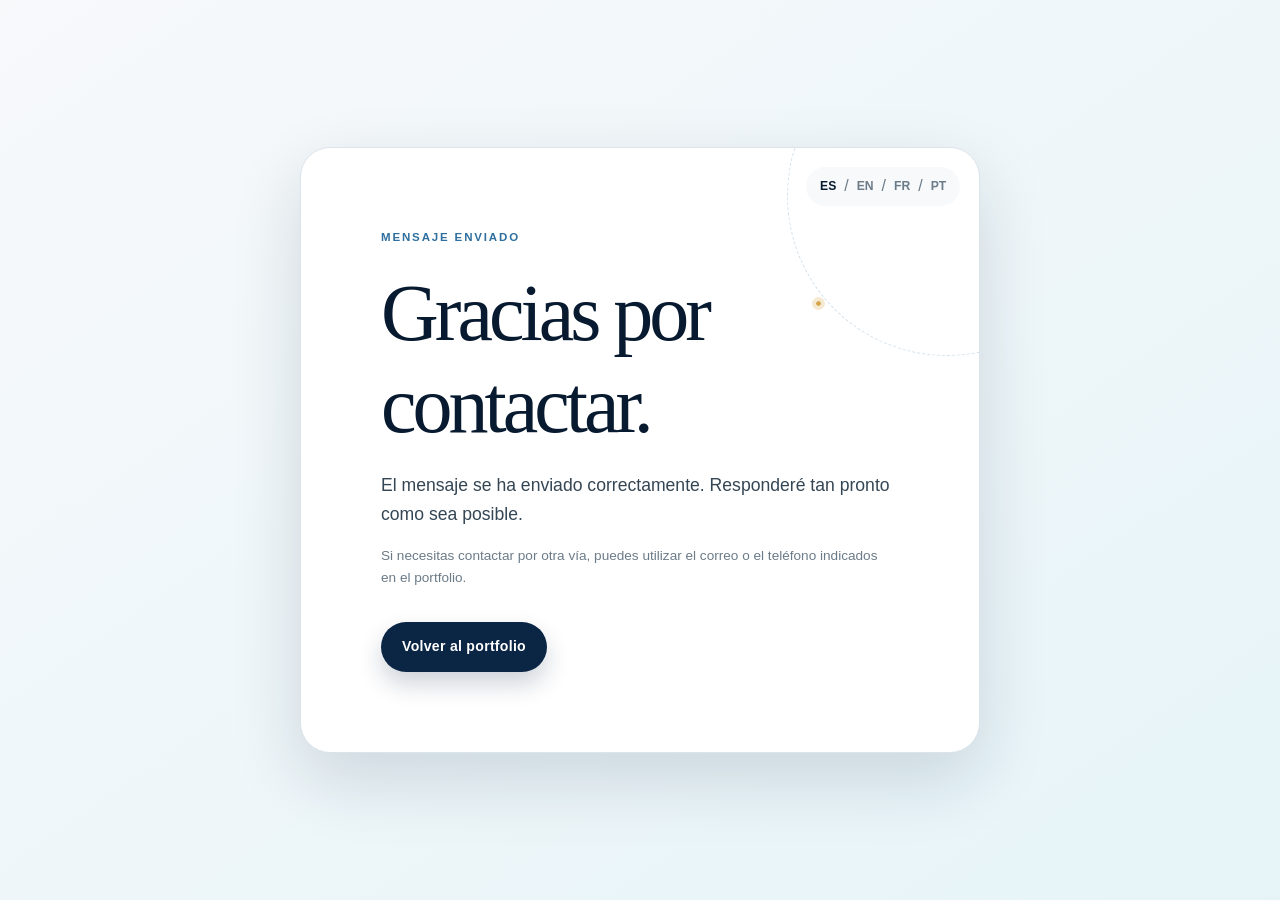
<file: success.html>
<!doctype html>
<html lang="es">
  <head>
    <meta charset="UTF-8">
    <meta name="viewport" content="width=device-width, initial-scale=1.0">
    <meta name="robots" content="noindex">
    <meta name="theme-color" content="#0b2545">
    <title>Mensaje enviado | [NOMBRE COMPLETO]</title>
    <link rel="icon" href="assets/icons/favicon-placeholder.svg" type="image/svg+xml">
    <link rel="stylesheet" href="css/styles.css">
    <link rel="stylesheet" href="css/success.css">
  </head>
  <body class="success-page">
    <main class="success-main" id="main-content">
      <div class="success-card">
        <div class="success-route" aria-hidden="true"><span></span></div>
        <div class="language-switcher success-language" role="group" aria-label="Seleccionar idioma" data-i18n-aria-label="accessibility.language">
          <button class="language-button is-active" type="button" data-language="es" aria-pressed="true">ES</button>
          <span aria-hidden="true">/</span>
          <button class="language-button" type="button" data-language="en" aria-pressed="false">EN</button>
          <span aria-hidden="true">/</span>
          <button class="language-button" type="button" data-language="fr" aria-pressed="false">FR</button>
          <span aria-hidden="true">/</span>
          <button class="language-button" type="button" data-language="pt" aria-pressed="false">PT</button>
        </div>
        <p class="section-number" data-i18n="success.kicker">Mensaje enviado</p>
        <h1 data-i18n="success.title">Gracias por contactar.</h1>
        <p class="success-lead" data-i18n="success.text">El mensaje se ha enviado correctamente. Responderé tan pronto como sea posible.</p>
        <p class="success-note" data-i18n="success.note">Si necesitas contactar por otra vía, puedes utilizar el correo o el teléfono indicados en el portfolio.</p>
        <a class="button button-primary" href="index.html#contacto" data-i18n="success.back">Volver al portfolio</a>
      </div>
    </main>
    <script src="js/translations-fr.js" defer></script>
    <script src="js/translations-pt.js" defer></script>
    <script src="js/script.js" defer></script>
  </body>
</html>
</file>
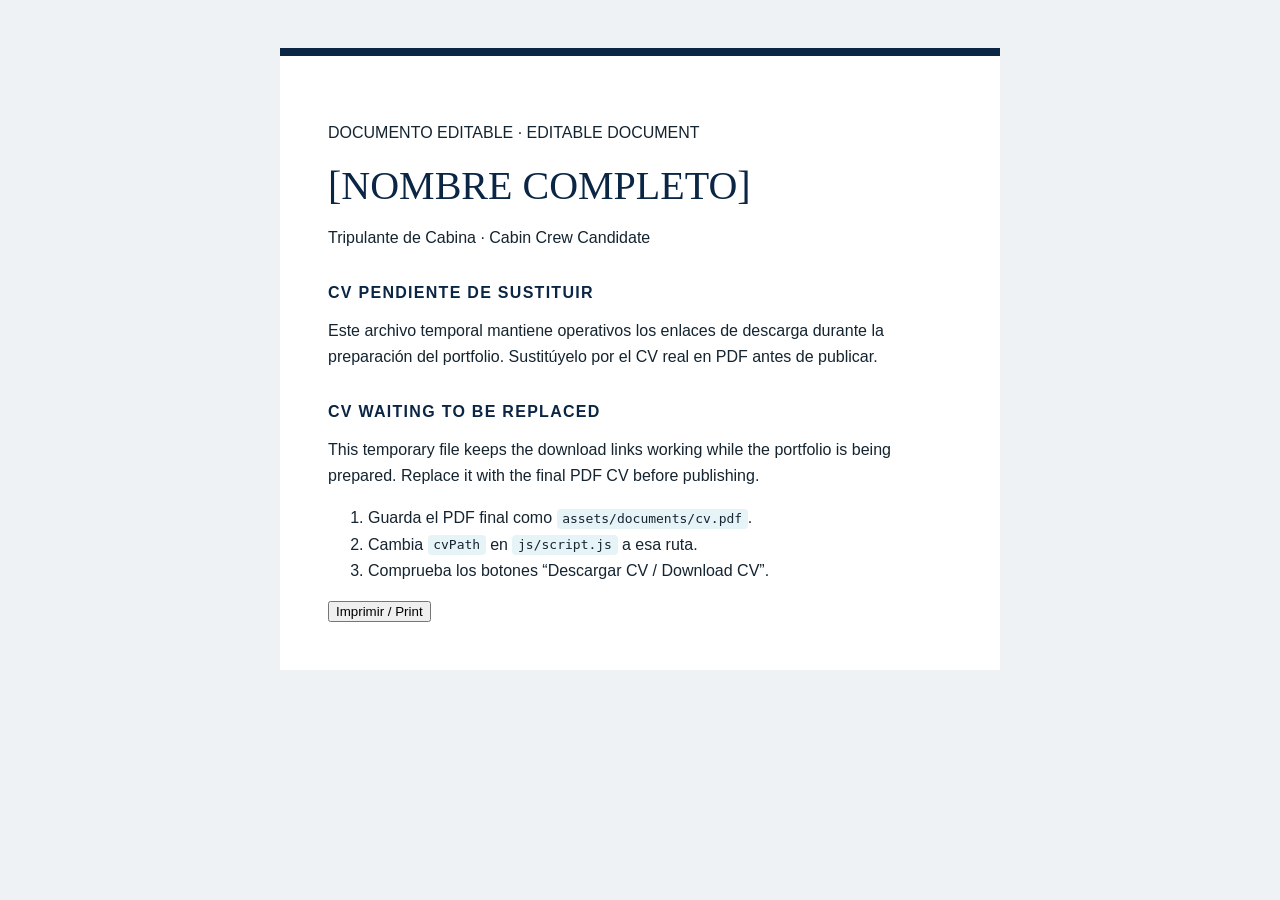
<file: assets/documents/cv-placeholder.html>
<!doctype html>
<html lang="es">
  <head>
    <meta charset="UTF-8">
    <meta name="viewport" content="width=device-width, initial-scale=1.0">
    <meta name="robots" content="noindex">
    <title>CV pendiente | [NOMBRE COMPLETO]</title>
    <style>
      body { margin: 0; color: #142430; background: #eef2f5; font-family: Arial, sans-serif; }
      main { width: min(100% - 2rem, 720px); padding: 3rem; margin: 3rem auto; background: #fff; border-top: 8px solid #0b2545; box-sizing: border-box; }
      h1 { margin: 0 0 .5rem; color: #0b2545; font-family: Georgia, serif; font-size: 2.5rem; font-weight: 400; }
      h2 { margin-top: 2rem; color: #0b2545; font-size: 1rem; text-transform: uppercase; letter-spacing: .08em; }
      p, li { line-height: 1.65; }
      code { padding: .15rem .35rem; background: #e6f4f8; border-radius: 4px; }
      @media print { body { background: #fff; } main { width: 100%; padding: 1cm; margin: 0; } .no-print { display: none; } }
    </style>
  </head>
  <body>
    <main>
      <p>DOCUMENTO EDITABLE · EDITABLE DOCUMENT</p>
      <h1>[NOMBRE COMPLETO]</h1>
      <p>Tripulante de Cabina · Cabin Crew Candidate</p>
      <h2>CV pendiente de sustituir</h2>
      <p>Este archivo temporal mantiene operativos los enlaces de descarga durante la preparación del portfolio. Sustitúyelo por el CV real en PDF antes de publicar.</p>
      <h2>CV waiting to be replaced</h2>
      <p>This temporary file keeps the download links working while the portfolio is being prepared. Replace it with the final PDF CV before publishing.</p>
      <ol>
        <li>Guarda el PDF final como <code>assets/documents/cv.pdf</code>.</li>
        <li>Cambia <code>cvPath</code> en <code>js/script.js</code> a esa ruta.</li>
        <li>Comprueba los botones “Descargar CV / Download CV”.</li>
      </ol>
      <button class="no-print" type="button" onclick="window.print()">Imprimir / Print</button>
    </main>
  </body>
</html>
</file>
<file: css/styles.css>
/* =========================================================
   Design tokens and base styles
   ========================================================= */
:root {
  --navy-950: #071a2f;
  --navy-900: #0b2545;
  --navy-800: #12375f;
  --blue-600: #2f6f9f;
  --sky-500: #67b8d4;
  --sky-300: #a9d9e9;
  --sky-100: #e6f4f8;
  --accent: #d3a44a;
  --accent-soft: #f5ead1;
  --white: #ffffff;
  --grey-50: #f7f9fb;
  --grey-100: #eef2f5;
  --grey-200: #dce4ea;
  --grey-500: #6b7b88;
  --grey-700: #344654;
  --ink: #142430;
  --success: #177a52;
  --error: #b42318;
  --shadow-sm: 0 10px 30px rgba(7, 26, 47, 0.07);
  --shadow-lg: 0 26px 70px rgba(7, 26, 47, 0.14);
  --radius-sm: 10px;
  --radius-md: 18px;
  --radius-lg: 30px;
  --container: 1180px;
  --header-height: 76px;
  --transition: 180ms ease;
  --font-sans: Inter, "Segoe UI", Roboto, Helvetica, Arial, sans-serif;
  --font-display: Georgia, "Times New Roman", serif;
}

*,
*::before,
*::after {
  box-sizing: border-box;
}

html {
  scroll-behavior: smooth;
  scroll-padding-top: calc(var(--header-height) + 1rem);
}

body {
  margin: 0;
  color: var(--ink);
  background: var(--white);
  font-family: var(--font-sans);
  font-size: 1rem;
  line-height: 1.65;
  text-rendering: optimizeLegibility;
  -webkit-font-smoothing: antialiased;
}

body.menu-open {
  overflow: hidden;
}

img,
picture {
  display: block;
  max-width: 100%;
}

a {
  color: inherit;
  text-decoration: none;
}

button,
input,
textarea {
  font: inherit;
}

button,
a {
  -webkit-tap-highlight-color: transparent;
}

h1,
h2,
h3,
h4,
p,
blockquote {
  margin-top: 0;
}

h1,
h2,
h3,
h4 {
  color: var(--navy-950);
  line-height: 1.15;
}

h2 {
  max-width: 790px;
  margin-bottom: 1.1rem;
  font-family: var(--font-display);
  font-size: clamp(2.15rem, 7vw, 4.8rem);
  font-weight: 400;
  letter-spacing: -0.045em;
}

h3 {
  font-size: 1.1rem;
}

::selection {
  color: var(--white);
  background: var(--blue-600);
}

:focus-visible {
  outline: 3px solid var(--accent);
  outline-offset: 4px;
}

.container {
  width: min(calc(100% - 2rem), var(--container));
  margin-inline: auto;
}

.section {
  position: relative;
  padding-block: clamp(5rem, 11vw, 9rem);
}

.sr-only {
  position: absolute;
  width: 1px;
  height: 1px;
  padding: 0;
  margin: -1px;
  overflow: hidden;
  clip: rect(0, 0, 0, 0);
  white-space: nowrap;
  border: 0;
}

.skip-link {
  position: fixed;
  z-index: 1000;
  top: 0.75rem;
  left: 0.75rem;
  padding: 0.8rem 1rem;
  color: var(--white);
  background: var(--navy-950);
  border-radius: var(--radius-sm);
  transform: translateY(-150%);
  transition: transform var(--transition);
}

.skip-link:focus {
  transform: translateY(0);
}

.section-number {
  margin-bottom: 1.25rem;
  color: var(--blue-600);
  font-size: 0.72rem;
  font-weight: 800;
  letter-spacing: 0.16em;
  text-transform: uppercase;
}

.section-number.light {
  color: var(--sky-300);
}

.section-heading {
  margin-bottom: clamp(2.5rem, 6vw, 4.5rem);
}

.section-heading.centered {
  text-align: center;
}

.section-heading.centered h2 {
  margin-inline: auto;
}

.section-intro {
  max-width: 620px;
  margin-bottom: 0;
  color: var(--grey-500);
  font-size: clamp(1rem, 2vw, 1.15rem);
}

.button {
  display: inline-flex;
  min-height: 50px;
  align-items: center;
  justify-content: center;
  padding: 0.8rem 1.25rem;
  border: 1px solid transparent;
  border-radius: 999px;
  cursor: pointer;
  font-size: 0.88rem;
  font-weight: 800;
  letter-spacing: 0.02em;
  transition: transform var(--transition), color var(--transition), background var(--transition), border-color var(--transition), box-shadow var(--transition);
}

.button:hover {
  transform: translateY(-2px);
}

.button-primary {
  color: var(--white);
  background: var(--navy-900);
  box-shadow: 0 12px 25px rgba(11, 37, 69, 0.2);
}

.button-primary:hover {
  background: var(--blue-600);
  box-shadow: 0 15px 32px rgba(47, 111, 159, 0.22);
}

.button-secondary {
  color: var(--navy-900);
  background: var(--white);
  border-color: var(--grey-200);
}

.button-secondary:hover,
.button-outline:hover {
  border-color: var(--navy-900);
}

.button-light {
  color: var(--navy-950);
  background: var(--white);
}

.button-small {
  min-height: 42px;
  padding: 0.55rem 1rem;
  font-size: 0.78rem;
}

.button-outline {
  color: var(--navy-900);
  border-color: var(--grey-200);
}

/* =========================================================
   Header and navigation
   ========================================================= */
.site-header {
  position: sticky;
  z-index: 100;
  top: 0;
  min-height: var(--header-height);
  background: rgba(255, 255, 255, 0.92);
  border-bottom: 1px solid rgba(220, 228, 234, 0.75);
  backdrop-filter: blur(14px);
}

.nav-shell {
  display: flex;
  min-height: var(--header-height);
  align-items: center;
  justify-content: space-between;
}

.brand {
  display: inline-flex;
  align-items: center;
  gap: 0.75rem;
}

.brand-mark {
  display: grid;
  width: 38px;
  height: 38px;
  place-items: center;
  color: var(--white);
  background: var(--navy-900);
  border-radius: 50%;
  font-family: var(--font-display);
  font-size: 1.1rem;
}

.brand-copy {
  display: flex;
  flex-direction: column;
  line-height: 1.2;
}

.brand-copy strong {
  max-width: 170px;
  overflow: hidden;
  color: var(--navy-950);
  font-size: 0.9rem;
  text-overflow: ellipsis;
  white-space: nowrap;
}

.brand-copy small {
  color: var(--grey-500);
  font-size: 0.65rem;
  letter-spacing: 0.04em;
  text-transform: uppercase;
}

.menu-toggle {
  display: grid;
  width: 46px;
  height: 46px;
  padding: 0.75rem;
  border: 1px solid var(--grey-200);
  background: var(--white);
  border-radius: 50%;
  cursor: pointer;
  gap: 4px;
  place-content: center;
}

.menu-toggle span:not(.sr-only) {
  display: block;
  width: 19px;
  height: 2px;
  background: var(--navy-900);
  transition: transform var(--transition), opacity var(--transition);
}

.menu-toggle[aria-expanded="true"] span:nth-of-type(2) {
  transform: translateY(6px) rotate(45deg);
}

.menu-toggle[aria-expanded="true"] span:nth-of-type(3) {
  opacity: 0;
}

.menu-toggle[aria-expanded="true"] span:nth-of-type(4) {
  transform: translateY(-6px) rotate(-45deg);
}

.primary-navigation {
  position: absolute;
  z-index: 99;
  top: 100%;
  right: 0;
  left: 0;
  display: flex;
  visibility: hidden;
  height: calc(100vh - var(--header-height));
  height: calc(100dvh - var(--header-height));
  padding: 2rem 1.5rem 3rem;
  flex-direction: column;
  overflow-y: auto;
  color: var(--ink);
  background-color: var(--white);
  box-shadow: 0 24px 45px rgba(7, 26, 47, 0.16);
  isolation: isolate;
  opacity: 0;
  transform: translateY(-1rem);
  transition: opacity var(--transition), transform var(--transition), visibility var(--transition);
}

.primary-navigation.is-open {
  visibility: visible;
  opacity: 1;
  transform: translateY(0);
}

.nav-links {
  display: grid;
  padding: 0;
  margin: 0;
  list-style: none;
  gap: 0.25rem;
}

.nav-links a {
  display: block;
  padding: 0.75rem 0;
  color: var(--navy-950);
  border-bottom: 1px solid var(--grey-100);
  font-family: var(--font-display);
  font-size: 1.75rem;
}

.nav-links a:hover,
.nav-links a.is-current {
  color: var(--blue-600);
}

.nav-actions {
  display: flex;
  align-items: center;
  margin-top: 1.5rem;
  flex-wrap: wrap;
  gap: 1rem;
}

.language-switcher {
  display: inline-flex;
  align-items: center;
  padding: 0.35rem 0.55rem;
  color: var(--grey-500);
  background: var(--grey-50);
  border-radius: 999px;
  gap: 0.2rem;
}

.language-button {
  padding: 0.25rem 0.3rem;
  color: var(--grey-500);
  background: transparent;
  border: 0;
  border-radius: 5px;
  cursor: pointer;
  font-size: 0.76rem;
  font-weight: 800;
}

.language-button.is-active {
  color: var(--navy-950);
}

/* =========================================================
   Hero
   ========================================================= */
.hero {
  position: relative;
  overflow: hidden;
  padding: clamp(3.5rem, 8vw, 7rem) 0 0;
  background: linear-gradient(145deg, var(--white) 0%, #f6fafc 55%, var(--sky-100) 100%);
}

.hero::after {
  position: absolute;
  top: 9%;
  right: -8rem;
  width: 28rem;
  height: 28rem;
  border: 1px solid rgba(103, 184, 212, 0.25);
  border-radius: 50%;
  content: "";
}

.hero-route {
  position: absolute;
  border: 1px dashed rgba(47, 111, 159, 0.17);
  border-radius: 50%;
  pointer-events: none;
}

.hero-route-canvas {
  position: absolute;
  z-index: 0;
  inset: 0;
  display: block;
  width: 100%;
  height: 100%;
  opacity: 0.72;
  pointer-events: none;
}

.route-one {
  top: 8rem;
  right: -10rem;
  width: 34rem;
  height: 18rem;
  transform: rotate(-18deg);
}

.route-two {
  bottom: 5rem;
  left: -12rem;
  width: 27rem;
  height: 12rem;
  transform: rotate(12deg);
}

.hero-grid {
  position: relative;
  z-index: 1;
  display: grid;
  align-items: center;
  gap: 3.5rem;
}

.hero h1 {
  margin-bottom: 1.5rem;
}

.hero-name,
.hero-role {
  display: block;
}

.hero-name {
  margin-bottom: 0.75rem;
  font-family: var(--font-display);
  font-size: clamp(3.2rem, 12vw, 7.2rem);
  font-weight: 400;
  letter-spacing: -0.065em;
}

.hero-role {
  color: var(--blue-600);
  font-size: clamp(0.82rem, 2vw, 1rem);
  font-weight: 800;
  letter-spacing: 0.14em;
  line-height: 1.4;
  text-transform: uppercase;
}

.hero-lead {
  max-width: 670px;
  margin-bottom: 0.8rem;
  color: var(--navy-900);
  font-size: clamp(1.3rem, 3vw, 1.85rem);
  font-weight: 600;
  line-height: 1.4;
}

.hero-description {
  max-width: 650px;
  margin-bottom: 2rem;
  color: var(--grey-500);
  font-size: 1.05rem;
}

.hero-actions {
  display: flex;
  flex-wrap: wrap;
  margin-bottom: 2rem;
  gap: 0.75rem;
}

.availability-list {
  display: grid;
  padding: 0;
  margin: 0;
  list-style: none;
  gap: 0.65rem;
}

.availability-list li {
  display: flex;
  align-items: center;
  color: var(--grey-700);
  font-size: 0.9rem;
  gap: 0.65rem;
}

.availability-list li span:first-child {
  display: grid;
  width: 21px;
  height: 21px;
  place-items: center;
  color: var(--success);
  background: rgba(23, 122, 82, 0.1);
  border-radius: 50%;
  font-size: 0.72rem;
  font-weight: 900;
}

.portrait-area {
  position: relative;
  max-width: 460px;
  margin-inline: auto;
}

.portrait-frame {
  position: relative;
  overflow: hidden;
  aspect-ratio: 4 / 5;
  min-height: 420px;
  background: linear-gradient(160deg, #dcecf2 0%, #9fc9d9 100%);
  border: 8px solid rgba(255, 255, 255, 0.75);
  border-radius: 180px 180px 26px 26px;
  box-shadow: var(--shadow-lg);
}

.portrait-placeholder {
  position: absolute;
  inset: 0;
  display: flex;
  align-items: center;
  justify-content: center;
  padding: 2rem;
  flex-direction: column;
  text-align: center;
}

.portrait-placeholder::before {
  position: absolute;
  bottom: -16%;
  width: 80%;
  height: 62%;
  background: rgba(11, 37, 69, 0.13);
  border-radius: 50% 50% 20% 20%;
  content: "";
}

.portrait-placeholder::after {
  position: absolute;
  top: 20%;
  width: 32%;
  aspect-ratio: 1;
  background: rgba(11, 37, 69, 0.13);
  border-radius: 50%;
  content: "";
}

.portrait-initials {
  position: relative;
  z-index: 1;
  display: grid;
  width: 76px;
  height: 76px;
  place-items: center;
  color: var(--white);
  background: rgba(11, 37, 69, 0.85);
  border-radius: 50%;
  font-family: var(--font-display);
  font-size: 1.7rem;
}

.portrait-placeholder p {
  position: relative;
  z-index: 1;
  max-width: 210px;
  margin: 1rem 0 0;
  color: var(--navy-900);
  font-size: 0.82rem;
  font-weight: 800;
}

.portrait-label {
  position: absolute;
  right: 1rem;
  bottom: 1rem;
  left: 1rem;
  display: flex;
  padding: 0.85rem 1rem;
  align-items: center;
  justify-content: space-between;
  background: rgba(255, 255, 255, 0.9);
  border-radius: 12px;
  box-shadow: var(--shadow-sm);
  backdrop-filter: blur(10px);
}

.portrait-label span {
  color: var(--grey-500);
  font-size: 0.72rem;
  text-transform: uppercase;
}

.portrait-label strong {
  color: var(--navy-900);
  font-size: 0.76rem;
  text-align: right;
}

.photo-note {
  position: relative;
  z-index: 2;
  display: flex;
  width: calc(100% - 2rem);
  padding: 1rem;
  margin: -0.5rem auto 0;
  color: var(--white);
  background: var(--navy-900);
  border-radius: var(--radius-md);
  box-shadow: var(--shadow-sm);
  gap: 0.85rem;
}

.photo-note .note-index {
  color: var(--sky-300);
  font-size: 0.7rem;
  font-weight: 800;
}

.photo-note p {
  margin: 0;
  color: rgba(255, 255, 255, 0.77);
  font-size: 0.75rem;
  line-height: 1.55;
}

.hero-proof {
  position: relative;
  z-index: 2;
  display: grid;
  padding: 1.4rem 0;
  margin-top: clamp(4rem, 8vw, 7rem);
  border-top: 1px solid rgba(47, 111, 159, 0.18);
  gap: 1rem;
}

.proof-item {
  display: flex;
  flex-direction: column;
}

.proof-item strong {
  color: var(--navy-900);
  font-size: 0.8rem;
  text-transform: uppercase;
}

.proof-item span {
  color: var(--grey-500);
  font-size: 0.8rem;
}

/* =========================================================
   About and motivation
   ========================================================= */
.about-section {
  background: var(--white);
}

.about-grid {
  display: grid;
  gap: 2.5rem;
}

.about-story {
  max-width: 760px;
  color: var(--grey-700);
  font-size: clamp(1.02rem, 2vw, 1.16rem);
}

.about-story p:not(:last-child) {
  margin-bottom: 1.25rem;
}

.about-facts {
  display: grid;
  align-self: start;
  border-top: 1px solid var(--grey-200);
}

.fact {
  display: grid;
  padding: 1.15rem 0;
  border-bottom: 1px solid var(--grey-200);
  grid-template-columns: 38px 1fr;
  gap: 0.75rem;
}

.fact span {
  color: var(--sky-500);
  font-size: 0.72rem;
  font-weight: 800;
}

.fact p {
  margin: 0;
  color: var(--navy-900);
  font-weight: 650;
  line-height: 1.5;
}

.motivation-section {
  overflow: hidden;
  background: var(--grey-50);
}

.motivation-grid {
  display: grid;
  align-items: center;
  gap: clamp(3rem, 8vw, 7rem);
}

.motivation-visual {
  position: relative;
  min-height: 270px;
  overflow: hidden;
  background:
    radial-gradient(circle at 28% 32%, rgba(103, 184, 212, 0.13), transparent 32%),
    linear-gradient(145deg, var(--navy-900), var(--navy-950));
  border-radius: var(--radius-lg);
  box-shadow: var(--shadow-lg);
}

.motivation-visual::after {
  position: absolute;
  z-index: 2;
  inset: 0;
  background: linear-gradient(180deg, transparent 68%, rgba(7, 26, 47, 0.58));
  content: "";
  pointer-events: none;
}

.europe-route-canvas {
  position: absolute;
  z-index: 1;
  inset: 0;
  display: block;
  width: 100%;
  height: 100%;
  pointer-events: none;
}

.motivation-copy p:not(.section-number) {
  color: var(--grey-700);
}

/* =========================================================
   Experience
   ========================================================= */
.timeline {
  position: relative;
  display: grid;
  gap: 1.5rem;
}

.timeline::before {
  position: absolute;
  top: 0;
  bottom: 0;
  left: 11px;
  width: 1px;
  background: var(--grey-200);
  content: "";
}

.timeline-card {
  position: relative;
  padding: 1.4rem;
  margin-left: 2.5rem;
  background: var(--white);
  border: 1px solid var(--grey-200);
  border-radius: var(--radius-md);
  box-shadow: var(--shadow-sm);
}

.timeline-marker {
  position: absolute;
  top: 2rem;
  left: -2.65rem;
  width: 17px;
  height: 17px;
  background: var(--white);
  border: 4px solid var(--sky-500);
  border-radius: 50%;
}

.timeline-header {
  display: flex;
  margin-bottom: 1.4rem;
  align-items: flex-start;
  justify-content: space-between;
  gap: 1rem;
}

.timeline-date {
  margin-bottom: 0.35rem;
  color: var(--blue-600);
  font-size: 0.72rem;
  font-weight: 800;
  letter-spacing: 0.08em;
  text-transform: uppercase;
}

.timeline-header h3 {
  margin-bottom: 0.35rem;
  font-family: var(--font-display);
  font-size: clamp(1.45rem, 4vw, 2.1rem);
  font-weight: 400;
}

.timeline-role {
  margin: 0;
  color: var(--grey-500);
  font-size: 0.86rem;
}

.editable-badge {
  display: none;
  flex: 0 0 auto;
  padding: 0.35rem 0.65rem;
  color: #765515;
  background: var(--accent-soft);
  border-radius: 999px;
  font-size: 0.65rem;
  font-weight: 800;
}

.timeline-card > p {
  color: var(--grey-700);
}

.experience-columns {
  display: grid;
  padding-block: 1.3rem;
  border-top: 1px solid var(--grey-100);
  border-bottom: 1px solid var(--grey-100);
  gap: 1.25rem;
}

.experience-columns h4 {
  margin-bottom: 0.4rem;
  color: var(--grey-500);
  font-size: 0.7rem;
  letter-spacing: 0.08em;
  text-transform: uppercase;
}

.experience-columns p {
  margin: 0;
  color: var(--navy-900);
  font-size: 0.86rem;
}

.tag-list {
  display: flex;
  padding: 1.25rem 0 0;
  margin: 0;
  flex-wrap: wrap;
  list-style: none;
  gap: 0.5rem;
}

.tag-list li {
  padding: 0.38rem 0.7rem;
  color: var(--blue-600);
  background: var(--sky-100);
  border-radius: 999px;
  font-size: 0.72rem;
  font-weight: 700;
}

.experience-note {
  max-width: 820px;
  padding: 1rem 1.2rem;
  margin: 1.5rem 0 0 2.5rem;
  color: var(--grey-500);
  background: var(--grey-50);
  border-left: 3px solid var(--accent);
  font-size: 0.8rem;
}

/* =========================================================
   Skills
   ========================================================= */
.skills-section {
  background: var(--grey-50);
}

.skills-grid {
  display: grid;
  gap: 0.8rem;
}

.skill-card {
  position: relative;
  min-height: 190px;
  padding: 1.4rem;
  overflow: hidden;
  background: var(--white);
  border: 1px solid var(--grey-100);
  border-radius: var(--radius-md);
  transition: transform var(--transition), border-color var(--transition), box-shadow var(--transition);
}

.skill-card:hover {
  z-index: 2;
  border-color: var(--sky-300);
  box-shadow: var(--shadow-sm);
  transform: translateY(-4px);
}

.skill-card > span {
  display: block;
  margin-bottom: 2rem;
  color: var(--sky-500);
  font-size: 0.7rem;
  font-weight: 800;
}

.skill-card h3 {
  margin-bottom: 0.55rem;
}

.skill-card p {
  margin: 0;
  color: var(--grey-500);
  font-size: 0.84rem;
  line-height: 1.55;
}

/* =========================================================
   Aviation recruitment experience
   ========================================================= */
.aviation-section {
  overflow: hidden;
  color: var(--white);
  background: var(--navy-950);
}

.aviation-section::before {
  position: absolute;
  top: -18rem;
  right: -12rem;
  width: 45rem;
  height: 45rem;
  border: 1px solid rgba(169, 217, 233, 0.12);
  border-radius: 50%;
  box-shadow: 0 0 0 5rem rgba(169, 217, 233, 0.025), 0 0 0 10rem rgba(169, 217, 233, 0.018);
  content: "";
}

.aviation-grid {
  position: relative;
  z-index: 1;
  display: grid;
  gap: 3rem;
}

.aviation-heading h2 {
  color: var(--white);
}

.aviation-lead {
  color: var(--white);
  font-size: clamp(1.2rem, 3vw, 1.65rem);
  font-weight: 600;
  line-height: 1.45;
}

.aviation-story > p:not(.aviation-lead) {
  color: rgba(255, 255, 255, 0.68);
}

.learning-path {
  display: grid;
  padding-top: 2rem;
  margin-top: 2.5rem;
  border-top: 1px solid rgba(255, 255, 255, 0.15);
  gap: 1.5rem;
}

.learning-path div {
  display: grid;
  grid-template-columns: 38px 1fr;
}

.learning-path span {
  grid-row: span 2;
  color: var(--sky-300);
  font-size: 0.7rem;
  font-weight: 800;
}

.learning-path strong {
  color: var(--white);
  font-size: 0.9rem;
}

.learning-path small {
  color: rgba(255, 255, 255, 0.55);
}

/* =========================================================
   Languages and preparation
   ========================================================= */
.language-grid {
  display: grid;
  gap: 1rem;
}

.language-card {
  display: grid;
  min-height: 180px;
  padding: 1.4rem;
  align-items: start;
  background: var(--white);
  border: 1px solid var(--grey-200);
  border-radius: var(--radius-md);
  grid-template-columns: 55px 1fr;
  gap: 1rem;
}

.language-card.featured {
  border-color: var(--sky-500);
  box-shadow: 0 12px 30px rgba(47, 111, 159, 0.1);
}

.language-code {
  display: grid;
  width: 50px;
  height: 50px;
  place-items: center;
  color: var(--navy-900);
  background: var(--sky-100);
  border-radius: 50%;
  font-size: 0.8rem;
  font-weight: 900;
}

.language-card h3 {
  margin-bottom: 0.35rem;
  font-size: 1.15rem;
}

.level-label {
  display: inline-block;
  margin-bottom: 0.8rem;
  color: var(--blue-600);
  font-size: 0.72rem;
  font-weight: 800;
  letter-spacing: 0.06em;
  text-transform: uppercase;
}

.language-card p {
  margin: 0;
  color: var(--grey-500);
  font-size: 0.82rem;
}

.preparation-section {
  background: var(--sky-100);
}

.preparation-grid {
  display: grid;
  gap: 3rem;
}

.swimming-note {
  display: flex;
  max-width: 520px;
  padding: 1rem 1.15rem;
  margin-top: 2rem;
  align-items: flex-start;
  background: rgba(255, 255, 255, 0.68);
  border-radius: var(--radius-md);
  gap: 0.85rem;
}

.swimming-note > span {
  display: grid;
  width: 38px;
  height: 38px;
  flex: 0 0 auto;
  place-items: center;
  color: var(--white);
  background: var(--blue-600);
  border-radius: 50%;
  font-size: 1.3rem;
}

.swimming-note p {
  display: flex;
  margin: 0;
  flex-direction: column;
}

.swimming-note strong {
  color: var(--navy-900);
  font-size: 0.86rem;
}

.swimming-note small {
  color: var(--grey-500);
  line-height: 1.5;
}

.preparation-list {
  margin: 0;
  background: var(--white);
  border-radius: var(--radius-md);
  box-shadow: var(--shadow-sm);
}

.preparation-list div {
  display: grid;
  padding: 1rem 1.2rem;
  border-bottom: 1px solid var(--grey-100);
  gap: 0.35rem;
}

.preparation-list div:last-child {
  border-bottom: 0;
}

.preparation-list dt {
  color: var(--grey-500);
  font-size: 0.75rem;
}

.preparation-list dd {
  margin: 0;
  color: #765515;
  font-size: 0.82rem;
  font-weight: 800;
}

.preparation-list dd.confirmed {
  color: var(--success);
}

/* =========================================================
   Values
   ========================================================= */
.values-grid {
  display: grid;
  background: var(--grey-200);
  border: 1px solid var(--grey-200);
  border-radius: var(--radius-md);
  gap: 1px;
  overflow: hidden;
}

.value-card {
  min-height: 140px;
  padding: 1.4rem;
  background: var(--white);
}

.value-card h3 {
  margin-bottom: 0.65rem;
  font-family: var(--font-display);
  font-size: 1.45rem;
  font-weight: 400;
}

.value-card p {
  margin: 0;
  color: var(--grey-500);
  font-size: 0.82rem;
}

/* =========================================================
   Contact and form
   ========================================================= */
.contact-section {
  color: var(--white);
  background: var(--navy-900);
}

.contact-grid {
  display: grid;
  align-items: start;
  gap: clamp(3rem, 8vw, 6rem);
}

.contact-copy h2 {
  color: var(--white);
}

.contact-lead {
  max-width: 560px;
  color: rgba(255, 255, 255, 0.72);
  font-size: 1.05rem;
}

.contact-details {
  display: grid;
  padding: 1.2rem 0;
  margin: 2rem 0;
  border-top: 1px solid rgba(255, 255, 255, 0.15);
  border-bottom: 1px solid rgba(255, 255, 255, 0.15);
  list-style: none;
  gap: 1rem;
}

.contact-details li {
  display: grid;
  gap: 0.2rem;
}

.contact-details span {
  color: var(--sky-300);
  font-size: 0.65rem;
  font-weight: 800;
  letter-spacing: 0.08em;
  text-transform: uppercase;
}

.contact-details a,
.contact-details strong {
  color: var(--white);
  font-size: 0.92rem;
  overflow-wrap: anywhere;
}

.contact-details a:hover {
  color: var(--sky-300);
}

.contact-availability {
  margin-bottom: 1.5rem;
}

.contact-availability p {
  display: flex;
  margin-bottom: 0.5rem;
  align-items: flex-start;
  color: rgba(255, 255, 255, 0.72);
  font-size: 0.82rem;
  gap: 0.5rem;
}

.contact-availability span:first-child {
  color: var(--sky-300);
}

.contact-form-shell {
  padding: 1rem;
  background: rgba(255, 255, 255, 0.08);
  border: 1px solid rgba(255, 255, 255, 0.12);
  border-radius: calc(var(--radius-lg) + 6px);
}

.contact-form {
  padding: clamp(1.3rem, 5vw, 2.4rem);
  color: var(--ink);
  background: var(--white);
  border-radius: var(--radius-lg);
}

.form-heading {
  margin-bottom: 1.5rem;
}

.form-heading h3 {
  margin-bottom: 0.3rem;
  font-family: var(--font-display);
  font-size: 1.8rem;
  font-weight: 400;
}

.form-heading p {
  margin: 0;
  color: var(--grey-500);
  font-size: 0.78rem;
}

.form-grid {
  display: grid;
  gap: 1rem;
}

.form-field {
  position: relative;
  display: flex;
  flex-direction: column;
}

.form-field label {
  margin-bottom: 0.38rem;
  color: var(--navy-900);
  font-size: 0.76rem;
  font-weight: 750;
}

.form-field label span {
  color: var(--grey-500);
  font-weight: 400;
}

.form-field input,
.form-field textarea {
  width: 100%;
  min-height: 48px;
  padding: 0.75rem 0.85rem;
  color: var(--ink);
  background: var(--grey-50);
  border: 1px solid var(--grey-200);
  border-radius: var(--radius-sm);
  outline: none;
  transition: background var(--transition), border-color var(--transition), box-shadow var(--transition);
}

.form-field textarea {
  min-height: 130px;
  resize: vertical;
}

.form-field input:focus,
.form-field textarea:focus {
  background: var(--white);
  border-color: var(--blue-600);
  box-shadow: 0 0 0 3px rgba(47, 111, 159, 0.12);
}

.form-field input[aria-invalid="true"],
.form-field textarea[aria-invalid="true"] {
  border-color: var(--error);
}

.field-error {
  min-height: 1.15rem;
  padding-top: 0.25rem;
  color: var(--error);
  font-size: 0.7rem;
}

.checkbox-field {
  display: grid;
  align-items: start;
  grid-template-columns: 20px 1fr;
  gap: 0 0.6rem;
}

.checkbox-field input {
  width: 18px;
  min-height: 18px;
  padding: 0;
  margin-top: 0.2rem;
  accent-color: var(--blue-600);
}

.checkbox-field label {
  margin: 0;
  font-weight: 500;
  line-height: 1.5;
}

.checkbox-field .field-error {
  grid-column: 2;
}

.button-submit {
  width: 100%;
  margin-top: 0.4rem;
  gap: 0.5rem;
}

.form-status {
  min-height: 1.5rem;
  margin-top: 0.5rem;
  color: var(--error);
  font-size: 0.78rem;
}

.form-status.is-valid {
  color: var(--success);
}

.form-privacy-note {
  margin: 0.8rem 0 0;
  color: var(--grey-500);
  font-size: 0.68rem;
  text-align: center;
}

.honeypot {
  position: absolute !important;
  width: 1px !important;
  height: 1px !important;
  padding: 0 !important;
  margin: -1px !important;
  overflow: hidden !important;
  clip: rect(0, 0, 0, 0) !important;
  white-space: nowrap !important;
  border: 0 !important;
}

/* =========================================================
   Footer and utility states
   ========================================================= */
.site-footer {
  padding-block: 2.5rem;
  color: rgba(255, 255, 255, 0.62);
  background: var(--navy-950);
  border-top: 1px solid rgba(255, 255, 255, 0.09);
  font-size: 0.75rem;
}

.footer-grid {
  display: grid;
  align-items: center;
  gap: 1.5rem;
}

.footer-brand {
  color: var(--white);
  font-family: var(--font-display);
  font-size: 1.25rem;
}

.site-footer p {
  margin: 0.2rem 0 0;
}

.back-to-top {
  color: var(--sky-300);
  font-weight: 700;
}

.noscript-message {
  position: fixed;
  z-index: 999;
  right: 1rem;
  bottom: 1rem;
  left: 1rem;
  padding: 1rem;
  color: var(--white);
  background: var(--navy-950);
  border-radius: var(--radius-sm);
  box-shadow: var(--shadow-lg);
  font-size: 0.82rem;
}

.reveal {
  opacity: 0;
  transform: translateY(18px);
  transition: opacity 600ms ease, transform 600ms ease;
}

.reveal[data-delay="1"] {
  transition-delay: 100ms;
}

.reveal.is-visible {
  opacity: 1;
  transform: translateY(0);
}

/* =========================================================
   Responsive layouts
   ========================================================= */
@media (min-width: 520px) {
  .hero-proof,
  .skills-grid,
  .language-grid,
  .values-grid {
    grid-template-columns: repeat(2, 1fr);
  }

  .form-grid {
    grid-template-columns: repeat(2, 1fr);
  }

  .form-field-full {
    grid-column: 1 / -1;
  }

  .editable-badge {
    display: inline-flex;
  }
}

@media (min-width: 760px) {
  .container {
    width: min(calc(100% - 3rem), var(--container));
  }

  .split-heading {
    display: grid;
    align-items: end;
    grid-template-columns: minmax(0, 1.45fr) minmax(260px, 0.55fr);
    gap: 3rem;
  }

  .split-heading .section-intro {
    padding-bottom: 0.8rem;
  }

  .hero-grid {
    grid-template-columns: minmax(0, 1.18fr) minmax(300px, 0.82fr);
  }

  .portrait-frame {
    min-height: 510px;
  }

  .hero-proof {
    grid-template-columns: repeat(4, 1fr);
  }

  .proof-item {
    padding-left: 1.25rem;
    border-left: 1px solid rgba(47, 111, 159, 0.18);
  }

  .proof-item:first-child {
    padding-left: 0;
    border-left: 0;
  }

  .about-grid {
    grid-template-columns: minmax(0, 1.45fr) minmax(260px, 0.55fr);
    gap: clamp(3rem, 8vw, 7rem);
  }

  .motivation-grid,
  .preparation-grid {
    grid-template-columns: repeat(2, minmax(0, 1fr));
  }

  .motivation-visual {
    min-height: 470px;
  }

  .experience-columns {
    grid-template-columns: repeat(3, 1fr);
  }

  .experience-columns > div:not(:first-child) {
    padding-left: 1.25rem;
    border-left: 1px solid var(--grey-100);
  }

  .skills-grid {
    grid-template-columns: repeat(3, 1fr);
  }

  .skill-card:nth-child(1),
  .skill-card:nth-child(6),
  .skill-card:nth-child(13) {
    background: var(--navy-900);
    border-color: var(--navy-900);
  }

  .skill-card:nth-child(1) h3,
  .skill-card:nth-child(6) h3,
  .skill-card:nth-child(13) h3 {
    color: var(--white);
  }

  .skill-card:nth-child(1) p,
  .skill-card:nth-child(6) p,
  .skill-card:nth-child(13) p {
    color: rgba(255, 255, 255, 0.65);
  }

  .aviation-grid {
    grid-template-columns: minmax(280px, 0.8fr) minmax(0, 1.2fr);
    gap: 6rem;
  }

  .learning-path {
    grid-template-columns: repeat(3, 1fr);
  }

  .language-grid,
  .values-grid {
    grid-template-columns: repeat(4, 1fr);
  }

  .preparation-list div {
    grid-template-columns: minmax(150px, 1fr) minmax(190px, 1.15fr);
    gap: 1rem;
  }

  .contact-details {
    grid-template-columns: repeat(2, 1fr);
  }

  .footer-grid {
    grid-template-columns: 1fr auto auto;
    gap: 2rem;
  }
}

@media (min-width: 1040px) {
  :root {
    --header-height: 86px;
  }

  .menu-toggle {
    display: none;
  }

  .primary-navigation {
    position: static;
    display: flex;
    visibility: visible;
    height: auto;
    padding: 0;
    align-items: center;
    flex-direction: row;
    overflow: visible;
    background: transparent;
    box-shadow: none;
    isolation: auto;
    opacity: 1;
    transform: none;
  }

  .nav-links {
    display: flex;
    align-items: center;
    gap: clamp(0.5rem, 1.2vw, 1.05rem);
  }

  .nav-links a {
    position: relative;
    padding: 0.6rem 0;
    border: 0;
    font-family: var(--font-sans);
    font-size: 0.73rem;
    font-weight: 700;
  }

  .nav-links a::after {
    position: absolute;
    right: 0;
    bottom: 0.2rem;
    left: 0;
    height: 2px;
    background: var(--sky-500);
    content: "";
    transform: scaleX(0);
    transform-origin: right;
    transition: transform var(--transition);
  }

  .nav-links a:hover::after,
  .nav-links a.is-current::after {
    transform: scaleX(1);
    transform-origin: left;
  }

  .nav-actions {
    margin: 0 0 0 1.2rem;
    flex-wrap: nowrap;
  }

  .hero-grid {
    gap: 5rem;
  }

  .hero-copy {
    padding-top: 1rem;
  }

  .portrait-area {
    width: 100%;
  }

  .timeline-card {
    padding: 2rem;
  }

  .skills-grid {
    grid-template-columns: repeat(4, 1fr);
  }

  .skill-card:nth-child(1),
  .skill-card:nth-child(13) {
    grid-column: span 2;
  }

  .contact-grid {
    grid-template-columns: minmax(0, 0.86fr) minmax(480px, 1.14fr);
  }
}

@media (prefers-reduced-motion: reduce) {
  html {
    scroll-behavior: auto;
  }

  *,
  *::before,
  *::after {
    scroll-behavior: auto !important;
    transition-duration: 0.01ms !important;
    animation-duration: 0.01ms !important;
    animation-iteration-count: 1 !important;
  }

  .reveal {
    opacity: 1;
    transform: none;
  }
}

@media print {
  .site-header,
  .hero-route,
  .hero-actions,
  .photo-note,
  .contact-form-shell,
  .site-footer {
    display: none !important;
  }

  .section,
  .hero {
    padding-block: 2rem;
  }

  .reveal {
    opacity: 1;
    transform: none;
  }
}
</file>
<file: css/success.css>
.success-page { min-height: 100vh; background: linear-gradient(145deg, var(--grey-50), var(--sky-100)); }
.success-main { display: grid; min-height: 100vh; padding: 1rem; place-items: center; }
.success-card { position: relative; width: min(100%, 680px); padding: clamp(2rem, 8vw, 5rem); overflow: hidden; background: var(--white); border: 1px solid var(--grey-200); border-radius: var(--radius-lg); box-shadow: var(--shadow-lg); }
.success-card h1 { max-width: 520px; margin-bottom: 1.25rem; font-family: var(--font-display); font-size: clamp(2.6rem, 9vw, 5rem); font-weight: 400; letter-spacing: -0.05em; }
.success-lead { position: relative; z-index: 1; max-width: 510px; margin-bottom: 1rem; color: var(--grey-700); font-size: 1.1rem; }
.success-note { position: relative; z-index: 1; max-width: 510px; margin-bottom: 2rem; color: var(--grey-500); font-size: 0.85rem; }
.success-language { position: absolute; z-index: 2; top: 1.2rem; right: 1.2rem; }
.success-route { position: absolute; top: -7rem; right: -8rem; width: 20rem; height: 20rem; border: 1px dashed rgba(47, 111, 159, 0.22); border-radius: 50%; }
.success-route span { position: absolute; bottom: 2.8rem; left: 1.5rem; width: 13px; height: 13px; background: var(--accent); border: 4px solid var(--accent-soft); border-radius: 50%; background-clip: padding-box; }
</file>
